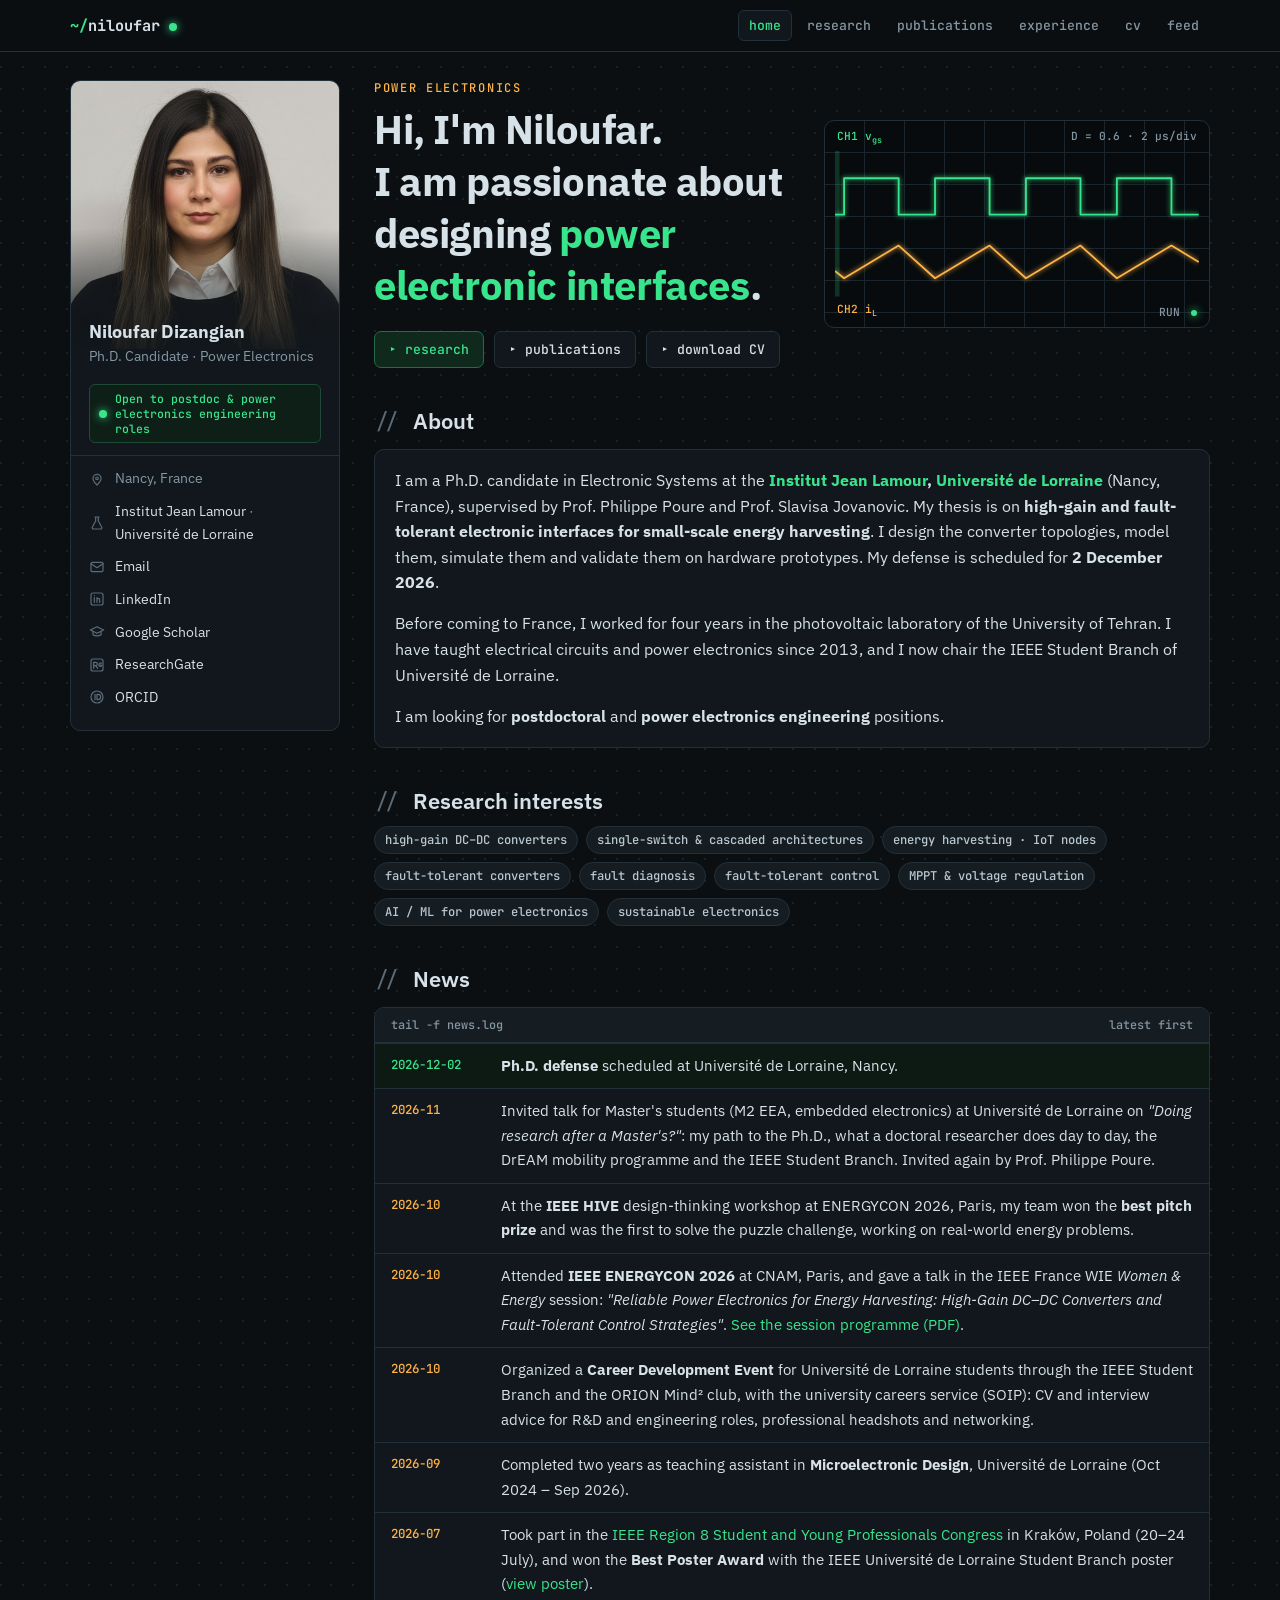
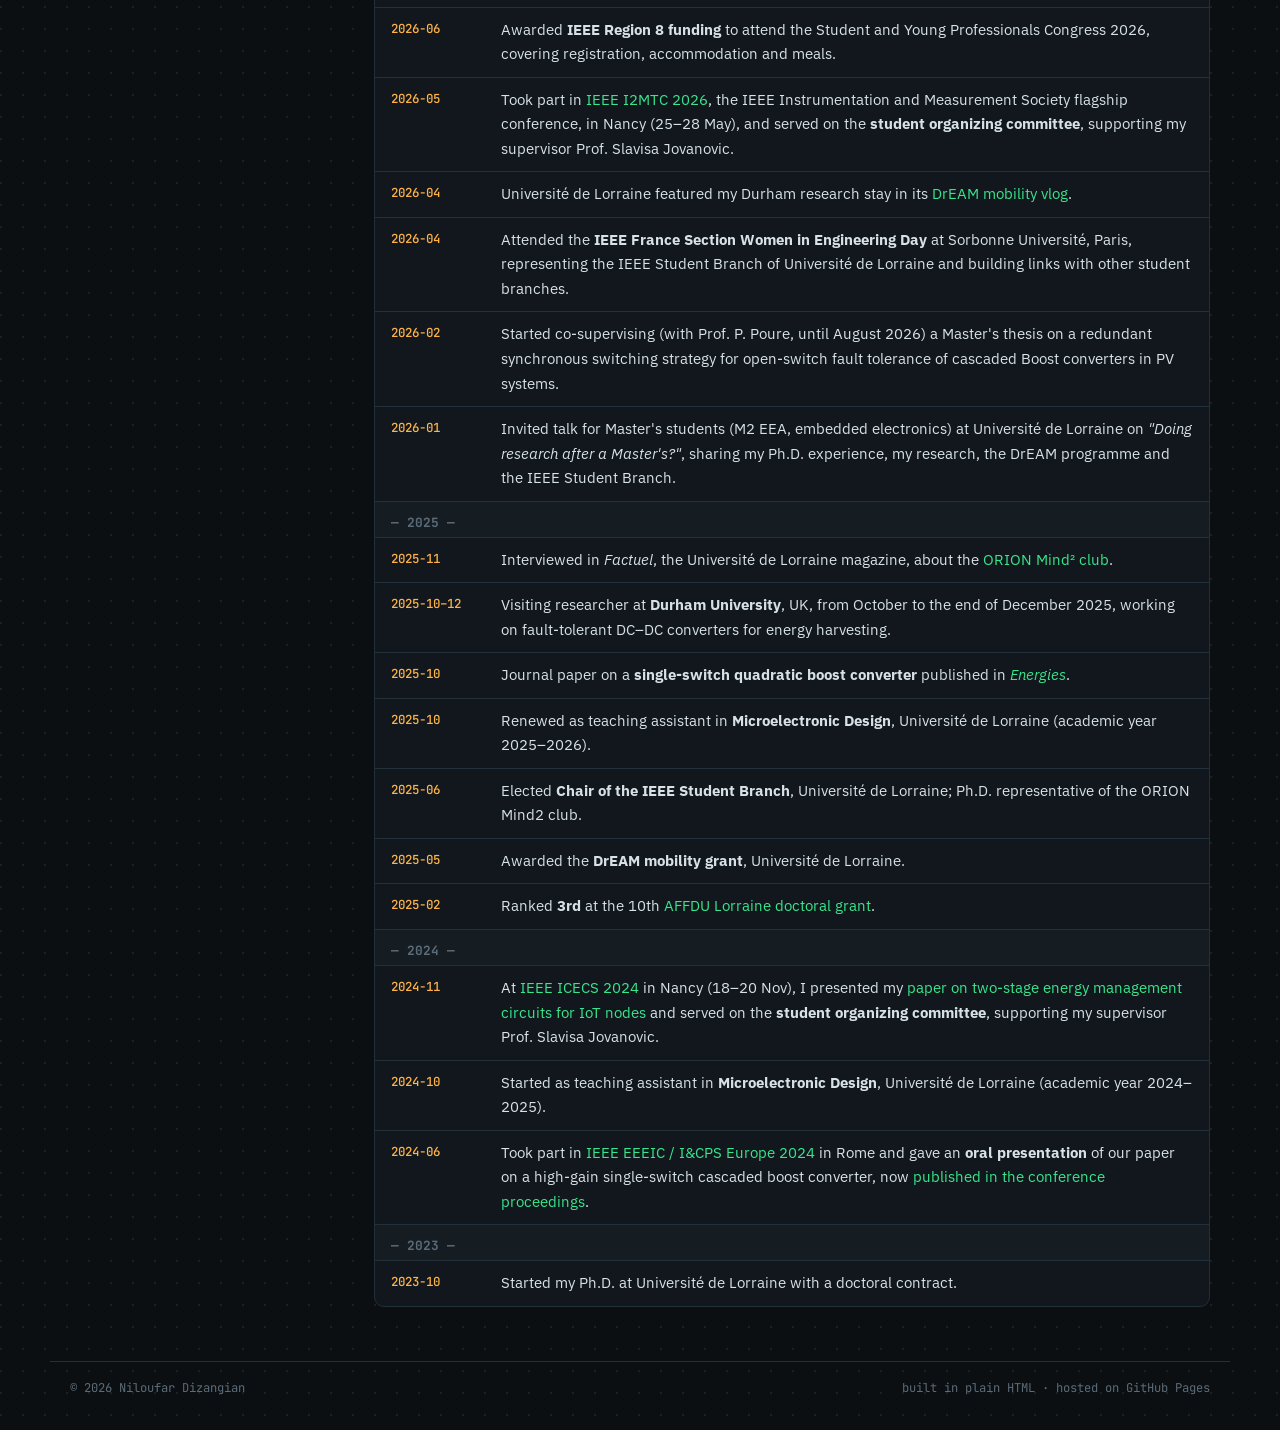
<file: index.html>
<!DOCTYPE html>
<html lang="en">
<head>
<meta charset="utf-8">
<meta name="viewport" content="width=device-width, initial-scale=1">
<title>Niloufar Dizangian · Power Electronics</title>
<meta name="description" content="Niloufar Dizangian, Ph.D. candidate in power electronics at Université de Lorraine: high-gain and fault-tolerant DC–DC converters for energy harvesting.">
<meta property="og:type" content="website">
<meta property="og:site_name" content="Niloufar Dizangian">
<meta property="og:title" content="Niloufar Dizangian · Power Electronics">
<meta property="og:description" content="Ph.D. candidate at Institut Jean Lamour, Université de Lorraine: high-gain and fault-tolerant DC–DC converters for energy harvesting. Research, publications, CV and an interactive converter lab.">
<meta property="og:url" content="https://niloufardz.github.io/">
<meta property="og:image" content="https://niloufardz.github.io/assets/img/og-card.jpg">
<meta property="og:image:width" content="1200">
<meta property="og:image:height" content="627">
<meta property="og:image:alt" content="Niloufar Dizangian, Ph.D. candidate in power electronics">
<meta name="twitter:card" content="summary_large_image">
<link rel="stylesheet" href="css/site.css">
<script src="js/site.js" defer></script>
</head>
<body>
<div class="layout">
  <aside class="side"></aside>

  <main class="content">

    <section class="hero">
      <div>
        <div class="k">Power electronics</div>
        <h1>Hi, I'm Niloufar.<br>I am passionate about designing <span class="accent">power electronic interfaces</span>.</h1>
        <div class="btns">
          <a class="btn primary" href="research.html">▸ research</a>
          <a class="btn" href="publications.html">▸ publications</a>
          <a class="btn" href="cv.html">▸ download CV</a>
        </div>
      </div>

      <figure class="scope" aria-label="Oscilloscope sketch: PWM gate signal and inductor current">
        <span class="lbl ch1" style="left:12px;top:8px">CH1 v<sub>gs</sub></span>
        <span class="lbl ch2" style="left:12px;bottom:8px">CH2 i<sub>L</sub></span>
        <span class="lbl" style="right:12px;top:8px">D = 0.6 · 2 µs/div</span>
        <span class="lbl" style="right:12px;bottom:8px">RUN <i class="led blink" style="width:6px;height:6px;margin-left:4px"></i></span>
        <svg viewBox="0 0 400 160" role="img" aria-hidden="true">
          <path class="trace" stroke="var(--green)" style="color:var(--green)" d="M0 70H10V30H70V70H110V30H170V70H210V30H270V70H310V30H370V70H400"/>
          <path class="trace t2" stroke="var(--orange)" style="color:var(--orange)" d="M0 132L10 140L70 104L110 140L170 104L210 140L270 104L310 140L370 104L400 122"/>
          <line class="sweep" x1="0" y1="0" x2="0" y2="160" stroke="#39e58c" stroke-opacity=".18" stroke-width="10"/>
        </svg>
      </figure>
    </section>

    <h2>About</h2>
    <div class="panel">
      <p>I am a Ph.D. candidate in Electronic Systems at the <b><a href="https://ijl.univ-lorraine.fr/" target="_blank" rel="noopener">Institut Jean Lamour</a>, <a href="https://www.univ-lorraine.fr/" target="_blank" rel="noopener">Université de Lorraine</a></b> (Nancy, France), supervised by Prof. Philippe Poure and Prof. Slavisa Jovanovic. My thesis is on <b>high-gain and fault-tolerant electronic interfaces for small-scale energy harvesting</b>. I design the converter topologies, model them, simulate them and validate them on hardware prototypes. My defense is scheduled for <b>2 December 2026</b>.</p>
      <p>Before coming to France, I worked for four years in the photovoltaic laboratory of the University of Tehran. I have taught electrical circuits and power electronics since 2013, and I now chair the IEEE Student Branch of Université de Lorraine.</p>
      <p style="margin:0">I am looking for <b>postdoctoral</b> and <b>power electronics engineering</b> positions.</p>
    </div>

    <h2>Research interests</h2>
    <div class="chips">
      <span class="chip">high-gain DC–DC converters</span>
      <span class="chip">single-switch &amp; cascaded architectures</span>
      <span class="chip">energy harvesting · IoT nodes</span>
      <span class="chip">fault-tolerant converters</span>
      <span class="chip">fault diagnosis</span>
      <span class="chip">fault-tolerant control</span>
      <span class="chip">MPPT &amp; voltage regulation</span>
      <span class="chip">AI / ML for power electronics</span>
      <span class="chip">sustainable electronics</span>
    </div>

    <h2>News</h2>
    <section class="explorer log" aria-label="News">
      <div class="explorer-head"><span>tail -f news.log</span><span>latest first</span></div>

      <div class="row next"><span class="d">2026-12-02</span><span><b>Ph.D. defense</b> scheduled at Université de Lorraine, Nancy.</span></div>
      <div class="row"><span class="d">2026-11</span><span>Invited talk for Master's students (M2 EEA, embedded electronics) at Université de Lorraine on <i>"Doing research after a Master's?"</i>: my path to the Ph.D., what a doctoral researcher does day to day, the DrEAM mobility programme and the IEEE Student Branch. Invited again by Prof. Philippe Poure.</span></div>
      <div class="row"><span class="d">2026-10</span><span>At the <b>IEEE HIVE</b> design-thinking workshop at ENERGYCON 2026, Paris, my team won the <b>best pitch prize</b> and was the first to solve the puzzle challenge, working on real-world energy problems.</span></div>
      <div class="row"><span class="d">2026-10</span><span>Attended <b>IEEE ENERGYCON 2026</b> at CNAM, Paris, and gave a talk in the IEEE France WIE <i>Women &amp; Energy</i> session: <i>"Reliable Power Electronics for Energy Harvesting: High-Gain DC–DC Converters and Fault-Tolerant Control Strategies"</i>. <a href="files/IEEE_ENERGYCON_2026_Women_and_Energy_Programme.pdf" target="_blank" rel="noopener">See the session programme (PDF)</a>.</span></div>
      <div class="row"><span class="d">2026-10</span><span>Organized a <b>Career Development Event</b> for Université de Lorraine students through the IEEE Student Branch and the ORION Mind² club, with the university careers service (SOIP): CV and interview advice for R&amp;D and engineering roles, professional headshots and networking.</span></div>
      <div class="row"><span class="d">2026-09</span><span>Completed two years as teaching assistant in <b>Microelectronic Design</b>, Université de Lorraine (Oct 2024 – Sep 2026).</span></div>
      <div class="row"><span class="d">2026-07</span><span>Took part in the <a href="https://r8syp-2026.pl/" target="_blank" rel="noopener">IEEE Region 8 Student and Young Professionals Congress</a> in Kraków, Poland (20–24 July), and won the <b>Best Poster Award</b> with the IEEE Université de Lorraine Student Branch poster (<a href="files/Niloufar_Dizangian_Poster_IEEE_R8_SYP_Krakow_2026.pdf" target="_blank" rel="noopener">view poster</a>).</span></div>
      <div class="row"><span class="d">2026-06</span><span>Awarded <b>IEEE Region 8 funding</b> to attend the Student and Young Professionals Congress 2026, covering registration, accommodation and meals.</span></div>
      <div class="row"><span class="d">2026-05</span><span>Took part in <a href="https://i2mtc2026.ieee-ims.org/" target="_blank" rel="noopener">IEEE I2MTC 2026</a>, the IEEE Instrumentation and Measurement Society flagship conference, in Nancy (25–28 May), and served on the <b>student organizing committee</b>, supporting my supervisor Prof. Slavisa Jovanovic.</span></div>
      <div class="row"><span class="d">2026-04</span><span>Université de Lorraine featured my Durham research stay in its <a href="feed.html">DrEAM mobility vlog</a>.</span></div>
      <div class="row"><span class="d">2026-04</span><span>Attended the <b>IEEE France Section Women in Engineering Day</b> at Sorbonne Université, Paris, representing the IEEE Student Branch of Université de Lorraine and building links with other student branches.</span></div>
      <div class="row"><span class="d">2026-02</span><span>Started co-supervising (with Prof. P. Poure, until August 2026) a Master's thesis on a redundant synchronous switching strategy for open-switch fault tolerance of cascaded Boost converters in PV systems.</span></div>
      <div class="row"><span class="d">2026-01</span><span>Invited talk for Master's students (M2 EEA, embedded electronics) at Université de Lorraine on <i>"Doing research after a Master's?"</i>, sharing my Ph.D. experience, my research, the DrEAM programme and the IEEE Student Branch.</span></div>

      <div class="year">— 2025 —</div>
      <div class="row"><span class="d">2025-11</span><span>Interviewed in <i>Factuel</i>, the Université de Lorraine magazine, about the <a href="feed.html">ORION Mind² club</a>.</span></div>
      <div class="row"><span class="d">2025-10–12</span><span>Visiting researcher at <b>Durham University</b>, UK, from October to the end of December 2025, working on fault-tolerant DC–DC converters for energy harvesting.</span></div>
      <div class="row"><span class="d">2025-10</span><span>Journal paper on a <b>single-switch quadratic boost converter</b> published in <a href="https://doi.org/10.3390/en18205447" target="_blank" rel="noopener"><i>Energies</i></a>.</span></div>
      <div class="row"><span class="d">2025-10</span><span>Renewed as teaching assistant in <b>Microelectronic Design</b>, Université de Lorraine (academic year 2025–2026).</span></div>
      <div class="row"><span class="d">2025-06</span><span>Elected <b>Chair of the IEEE Student Branch</b>, Université de Lorraine; Ph.D. representative of the ORION Mind2 club.</span></div>
      <div class="row"><span class="d">2025-05</span><span>Awarded the <b>DrEAM mobility grant</b>, Université de Lorraine.</span></div>
      <div class="row"><span class="d">2025-02</span><span>Ranked <b>3rd</b> at the 10th <a href="https://www.affdu-lorraine.fr/bourses-doctorantes/" target="_blank" rel="noopener">AFFDU Lorraine doctoral grant</a>.</span></div>

      <div class="year">— 2024 —</div>
      <div class="row"><span class="d">2024-11</span><span>At <a href="https://ieee-icecs2024.org/" target="_blank" rel="noopener">IEEE ICECS 2024</a> in Nancy (18–20 Nov), I presented my <a href="https://doi.org/10.1109/ICECS61496.2024.10848894" target="_blank" rel="noopener">paper on two-stage energy management circuits for IoT nodes</a> and served on the <b>student organizing committee</b>, supporting my supervisor Prof. Slavisa Jovanovic.</span></div>
      <div class="row"><span class="d">2024-10</span><span>Started as teaching assistant in <b>Microelectronic Design</b>, Université de Lorraine (academic year 2024–2025).</span></div>
      <div class="row"><span class="d">2024-06</span><span>Took part in <a href="https://www.eeeic.net/" target="_blank" rel="noopener">IEEE EEEIC / I&amp;CPS Europe 2024</a> in Rome and gave an <b>oral presentation</b> of our paper on a high-gain single-switch cascaded boost converter, now <a href="https://doi.org/10.1109/EEEIC/ICPSEurope61470.2024.10751535" target="_blank" rel="noopener">published in the conference proceedings</a>.</span></div>

      <div class="year">— 2023 —</div>
      <div class="row"><span class="d">2023-10</span><span>Started my Ph.D. at Université de Lorraine with a doctoral contract.</span></div>
    </section>

  </main>
</div>
</body>
</html>
</file>
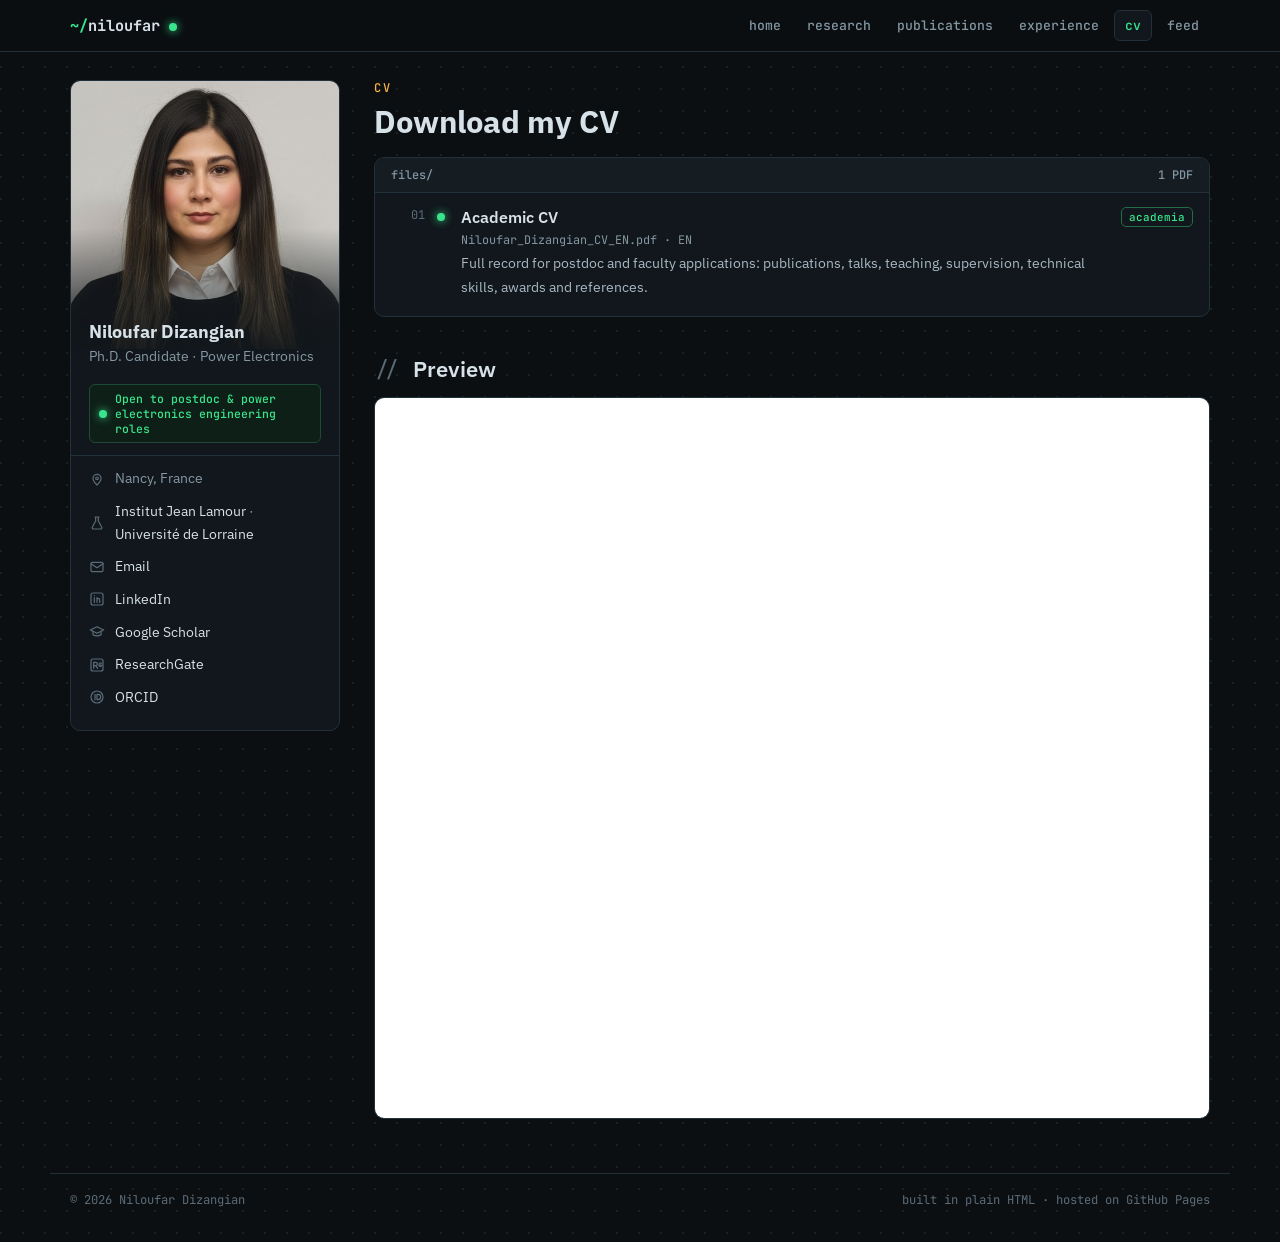
<file: cv.html>
<!DOCTYPE html>
<html lang="en">
<head>
<meta charset="utf-8">
<meta name="viewport" content="width=device-width, initial-scale=1">
<title>CV · Niloufar Dizangian</title>
<meta name="description" content="Download the CV of Niloufar Dizangian, Ph.D. candidate in power electronics at Université de Lorraine.">
<meta property="og:type" content="website">
<meta property="og:site_name" content="Niloufar Dizangian">
<meta property="og:title" content="CV · Niloufar Dizangian">
<meta property="og:description" content="Download the CV of Niloufar Dizangian, Ph.D. candidate in power electronics at Université de Lorraine.">
<meta property="og:url" content="https://niloufardz.github.io/cv.html">
<meta property="og:image" content="https://niloufardz.github.io/assets/img/og-card.jpg">
<meta property="og:image:width" content="1200">
<meta property="og:image:height" content="627">
<meta name="twitter:card" content="summary_large_image">
<link rel="stylesheet" href="css/site.css">
<script src="js/site.js" defer></script>
</head>
<body>
<div class="layout">
  <aside class="side"></aside>

  <main class="content">
    <div class="k">cv</div>
    <h1>Download my CV</h1>
    <section class="explorer">
      <div class="explorer-head"><span>files/</span><span>1 PDF</span></div>
      <a class="file-row" href="files/Niloufar_Dizangian_CV_EN.pdf" target="_blank">
        <span class="ln">01</span><i class="led"></i>
        <span><span class="name">Academic CV</span><span class="path">Niloufar_Dizangian_CV_EN.pdf · EN</span>
        <span class="desc">Full record for postdoc and faculty applications: publications, talks, teaching, supervision, technical skills, awards and references.</span></span>
        <span class="tag g">academia</span>
      </a>
      <div style="height:6px"></div>
    </section>

    <h2>Preview</h2>
    <div class="panel" style="padding:0;overflow:hidden">
      <iframe id="pdf" src="files/Niloufar_Dizangian_CV_EN.pdf" title="CV preview" style="width:100%;height:80vh;border:0;background:#fff;display:block"></iframe>
    </div>
  </main>
</div>
</body>
</html>
</file>
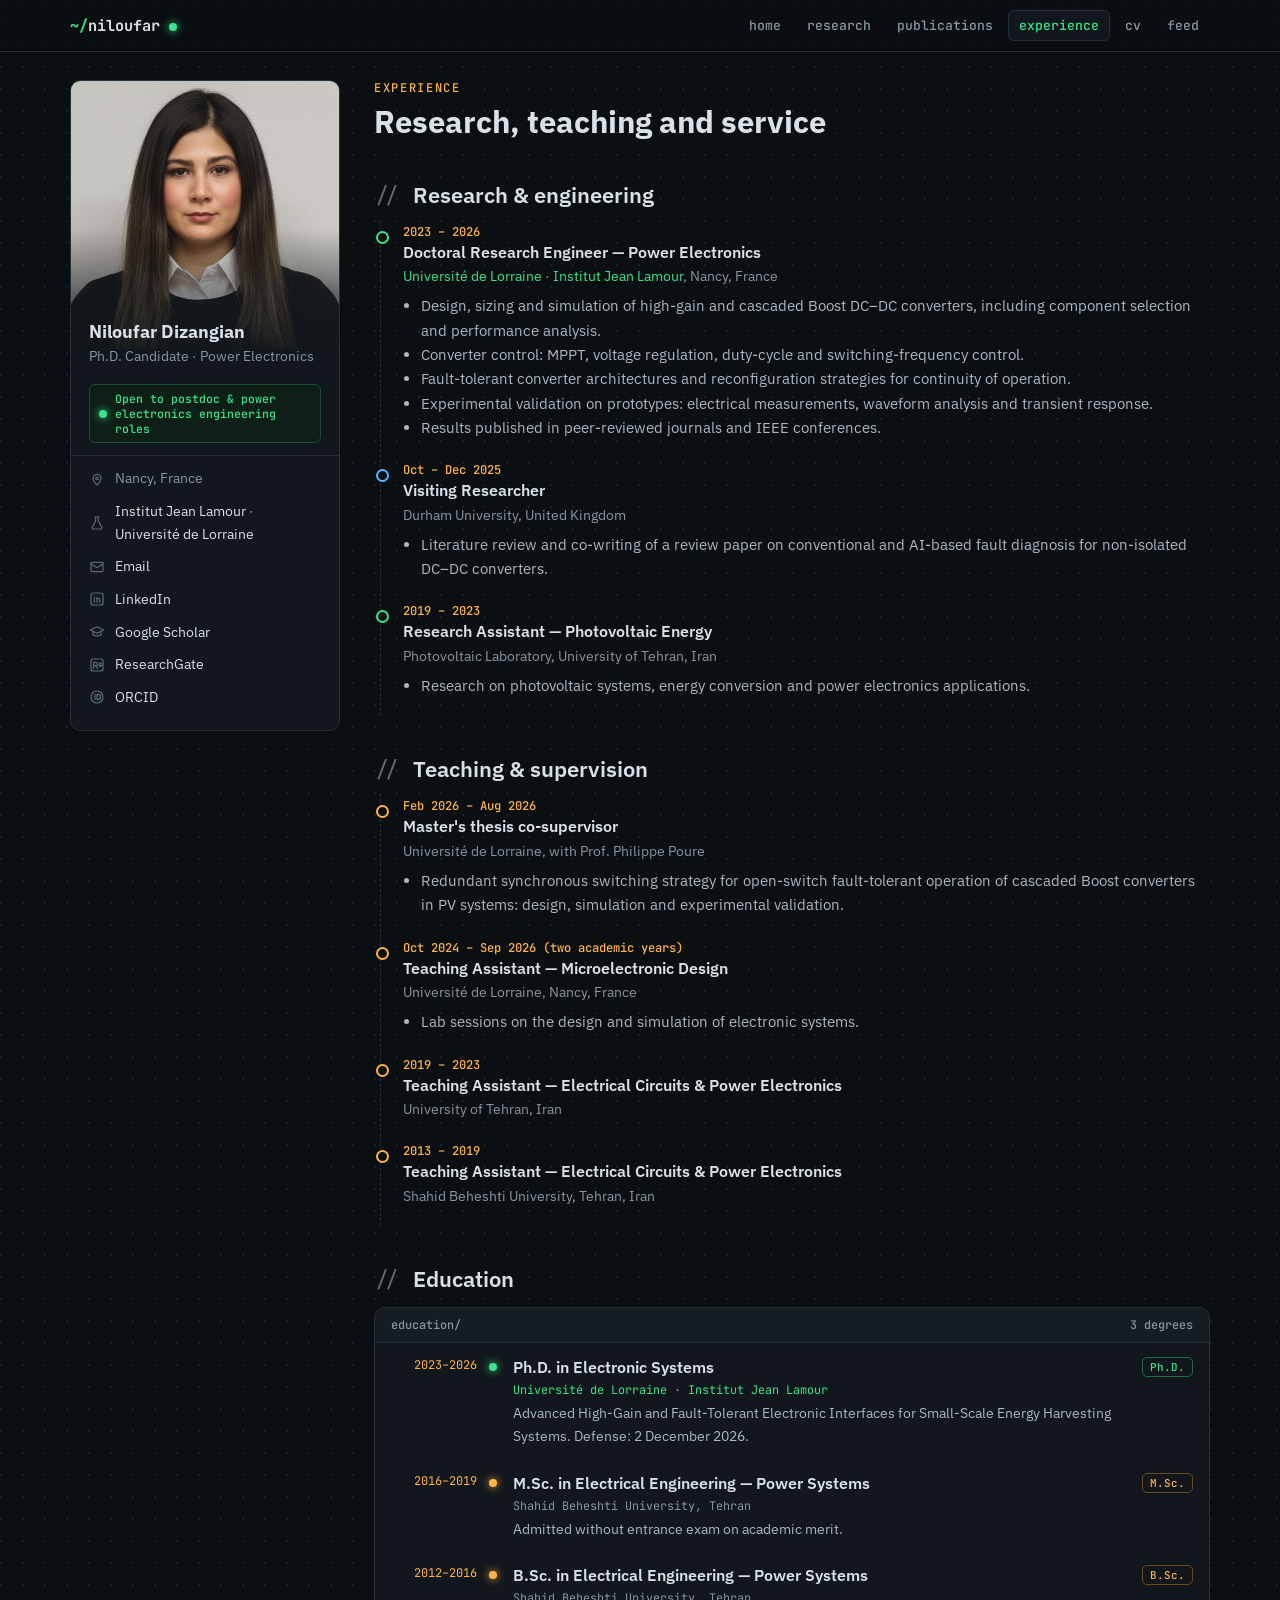
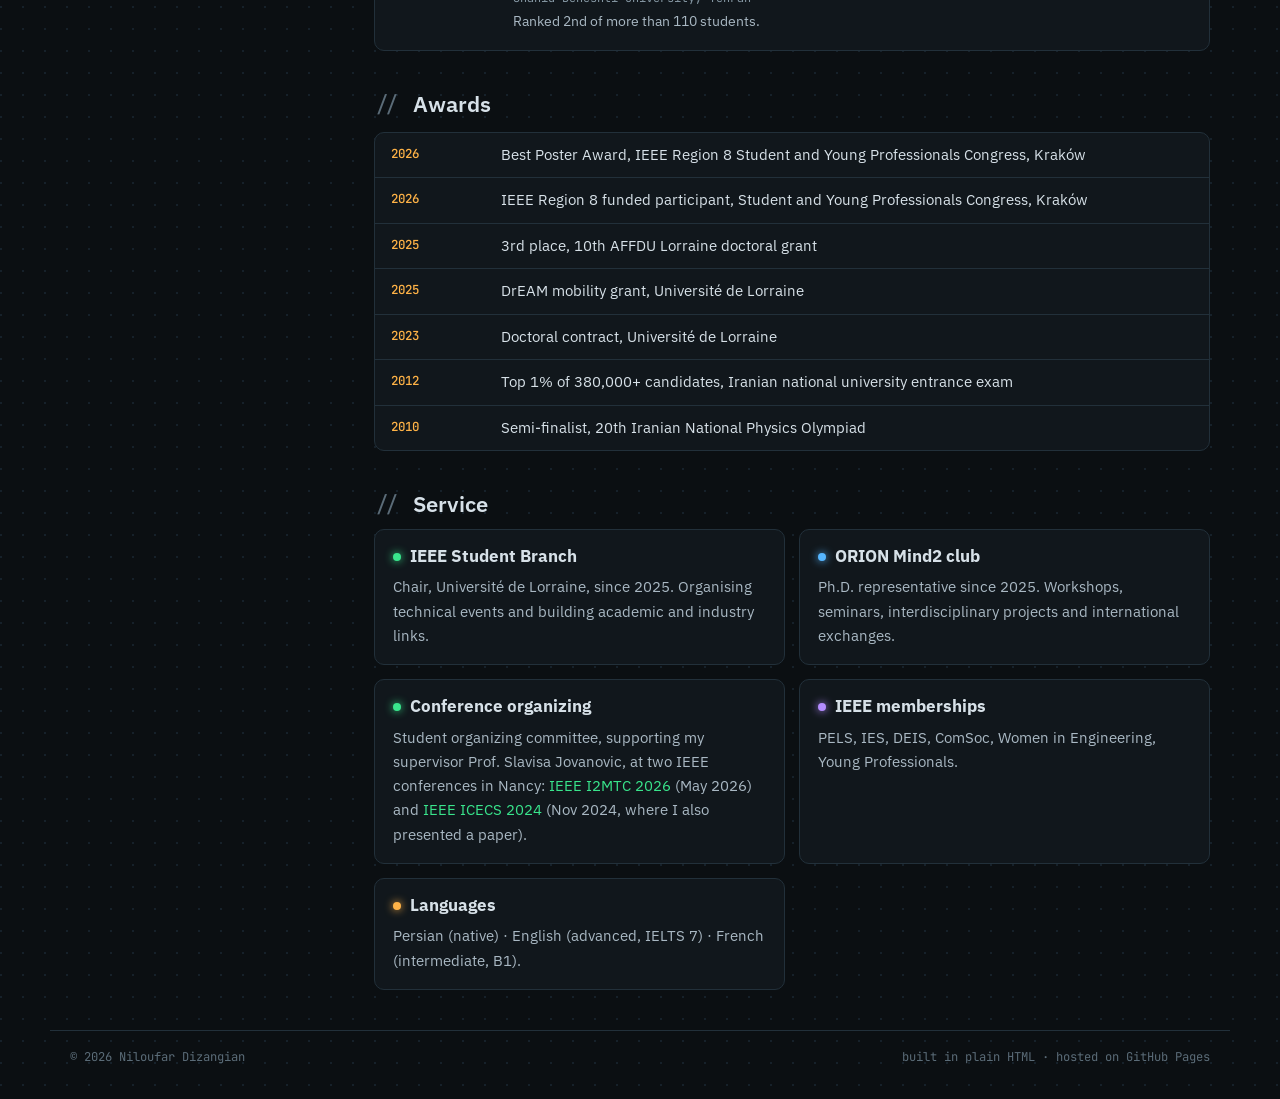
<file: experience.html>
<!DOCTYPE html>
<html lang="en">
<head>
<meta charset="utf-8">
<meta name="viewport" content="width=device-width, initial-scale=1">
<title>Experience · Niloufar Dizangian</title>
<meta name="description" content="Research, teaching and service of Niloufar Dizangian: Ph.D. research, visiting research at Durham University, teaching, supervision and IEEE Student Branch leadership.">
<meta property="og:type" content="website">
<meta property="og:site_name" content="Niloufar Dizangian">
<meta property="og:title" content="Experience · Niloufar Dizangian">
<meta property="og:description" content="Research, teaching and service of Niloufar Dizangian: Ph.D. research, visiting research at Durham University, teaching, supervision and IEEE Student Branch leadership.">
<meta property="og:url" content="https://niloufardz.github.io/experience.html">
<meta property="og:image" content="https://niloufardz.github.io/assets/img/og-card.jpg">
<meta property="og:image:width" content="1200">
<meta property="og:image:height" content="627">
<meta name="twitter:card" content="summary_large_image">
<link rel="stylesheet" href="css/site.css">
<script src="js/site.js" defer></script>
</head>
<body>
<div class="layout">
  <aside class="side"></aside>

  <main class="content">
    <div class="k">experience</div>
    <h1>Research, teaching and service</h1>

    <h2>Research &amp; engineering</h2>
    <div class="tl">
      <div class="item">
        <div class="when">2023 – 2026</div>
        <div class="t">Doctoral Research Engineer — Power Electronics</div>
        <div class="at"><a href="https://www.univ-lorraine.fr/" target="_blank" rel="noopener">Université de Lorraine</a> · <a href="https://ijl.univ-lorraine.fr/" target="_blank" rel="noopener">Institut Jean Lamour</a>, Nancy, France</div>
        <ul>
          <li>Design, sizing and simulation of high-gain and cascaded Boost DC–DC converters, including component selection and performance analysis.</li>
          <li>Converter control: MPPT, voltage regulation, duty-cycle and switching-frequency control.</li>
          <li>Fault-tolerant converter architectures and reconfiguration strategies for continuity of operation.</li>
          <li>Experimental validation on prototypes: electrical measurements, waveform analysis and transient response.</li>
          <li>Results published in peer-reviewed journals and IEEE conferences.</li>
        </ul>
      </div>
      <div class="item blue">
        <div class="when">Oct – Dec 2025</div>
        <div class="t">Visiting Researcher</div>
        <div class="at">Durham University, United Kingdom</div>
        <ul><li>Literature review and co-writing of a review paper on conventional and AI-based fault diagnosis for non-isolated DC–DC converters.</li></ul>
      </div>
      <div class="item">
        <div class="when">2019 – 2023</div>
        <div class="t">Research Assistant — Photovoltaic Energy</div>
        <div class="at">Photovoltaic Laboratory, University of Tehran, Iran</div>
        <ul><li>Research on photovoltaic systems, energy conversion and power electronics applications.</li></ul>
      </div>
    </div>

    <h2>Teaching &amp; supervision</h2>
    <div class="tl">
      <div class="item amber">
        <div class="when">Feb 2026 – Aug 2026</div>
        <div class="t">Master's thesis co-supervisor</div>
        <div class="at">Université de Lorraine, with Prof. Philippe Poure</div>
        <ul><li>Redundant synchronous switching strategy for open-switch fault-tolerant operation of cascaded Boost converters in PV systems: design, simulation and experimental validation.</li></ul>
      </div>
      <div class="item amber">
        <div class="when">Oct 2024 – Sep 2026 (two academic years)</div>
        <div class="t">Teaching Assistant — Microelectronic Design</div>
        <div class="at">Université de Lorraine, Nancy, France</div>
        <ul><li>Lab sessions on the design and simulation of electronic systems.</li></ul>
      </div>
      <div class="item amber">
        <div class="when">2019 – 2023</div>
        <div class="t">Teaching Assistant — Electrical Circuits &amp; Power Electronics</div>
        <div class="at">University of Tehran, Iran</div>
      </div>
      <div class="item amber">
        <div class="when">2013 – 2019</div>
        <div class="t">Teaching Assistant — Electrical Circuits &amp; Power Electronics</div>
        <div class="at">Shahid Beheshti University, Tehran, Iran</div>
      </div>
    </div>

    <h2>Education</h2>
    <section class="explorer edu">
      <div class="explorer-head"><span>education/</span><span>3 degrees</span></div>
      <div class="file-row"><span class="ln">2023–2026</span><i class="led"></i>
        <span><span class="name">Ph.D. in Electronic Systems</span><span class="path"><a href="https://www.univ-lorraine.fr/" target="_blank" rel="noopener">Université de Lorraine</a> · <a href="https://ijl.univ-lorraine.fr/" target="_blank" rel="noopener">Institut Jean Lamour</a></span>
        <span class="desc">Advanced High-Gain and Fault-Tolerant Electronic Interfaces for Small-Scale Energy Harvesting Systems. Defense: 2 December 2026.</span></span><span class="tag g">Ph.D.</span></div>
      <div class="file-row"><span class="ln">2016–2019</span><i class="led amber"></i>
        <span><span class="name">M.Sc. in Electrical Engineering — Power Systems</span><span class="path">Shahid Beheshti University, Tehran</span>
        <span class="desc">Admitted without entrance exam on academic merit.</span></span><span class="tag o">M.Sc.</span></div>
      <div class="file-row"><span class="ln">2012–2016</span><i class="led amber"></i>
        <span><span class="name">B.Sc. in Electrical Engineering — Power Systems</span><span class="path">Shahid Beheshti University, Tehran</span>
        <span class="desc">Ranked 2nd of more than 110 students.</span></span><span class="tag o">B.Sc.</span></div>
      <div style="height:6px"></div>
    </section>

    <h2>Awards</h2>
    <section class="explorer log">
      <div class="row"><span class="d">2026</span><span>Best Poster Award, IEEE Region 8 Student and Young Professionals Congress, Kraków</span></div>
      <div class="row"><span class="d">2026</span><span>IEEE Region 8 funded participant, Student and Young Professionals Congress, Kraków</span></div>
      <div class="row"><span class="d">2025</span><span>3rd place, 10th AFFDU Lorraine doctoral grant</span></div>
      <div class="row"><span class="d">2025</span><span>DrEAM mobility grant, Université de Lorraine</span></div>
      <div class="row"><span class="d">2023</span><span>Doctoral contract, Université de Lorraine</span></div>
      <div class="row"><span class="d">2012</span><span>Top 1% of 380,000+ candidates, Iranian national university entrance exam</span></div>
      <div class="row"><span class="d">2010</span><span>Semi-finalist, 20th Iranian National Physics Olympiad</span></div>
    </section>

    <h2>Service</h2>
    <div class="grid2">
      <div class="card"><h3><i class="led blink"></i>IEEE Student Branch</h3><p>Chair, Université de Lorraine, since 2025. Organising technical events and building academic and industry links.</p></div>
      <div class="card"><h3><i class="led blue"></i>ORION Mind2 club</h3><p>Ph.D. representative since 2025. Workshops, seminars, interdisciplinary projects and international exchanges.</p></div>
      <div class="card"><h3><i class="led"></i>Conference organizing</h3><p>Student organizing committee, supporting my supervisor Prof. Slavisa Jovanovic, at two IEEE conferences in Nancy: <a href="https://i2mtc2026.ieee-ims.org/" target="_blank" rel="noopener">IEEE I2MTC 2026</a> (May 2026) and <a href="https://ieee-icecs2024.org/" target="_blank" rel="noopener">IEEE ICECS 2024</a> (Nov 2024, where I also presented a paper).</p></div>
      <div class="card"><h3><i class="led purple"></i>IEEE memberships</h3><p>PELS, IES, DEIS, ComSoc, Women in Engineering, Young Professionals.</p></div>
      <div class="card"><h3><i class="led amber"></i>Languages</h3><p>Persian (native) · English (advanced, IELTS 7) · French (intermediate, B1).</p></div>
    </div>
  </main>
</div>
</body>
</html>
</file>
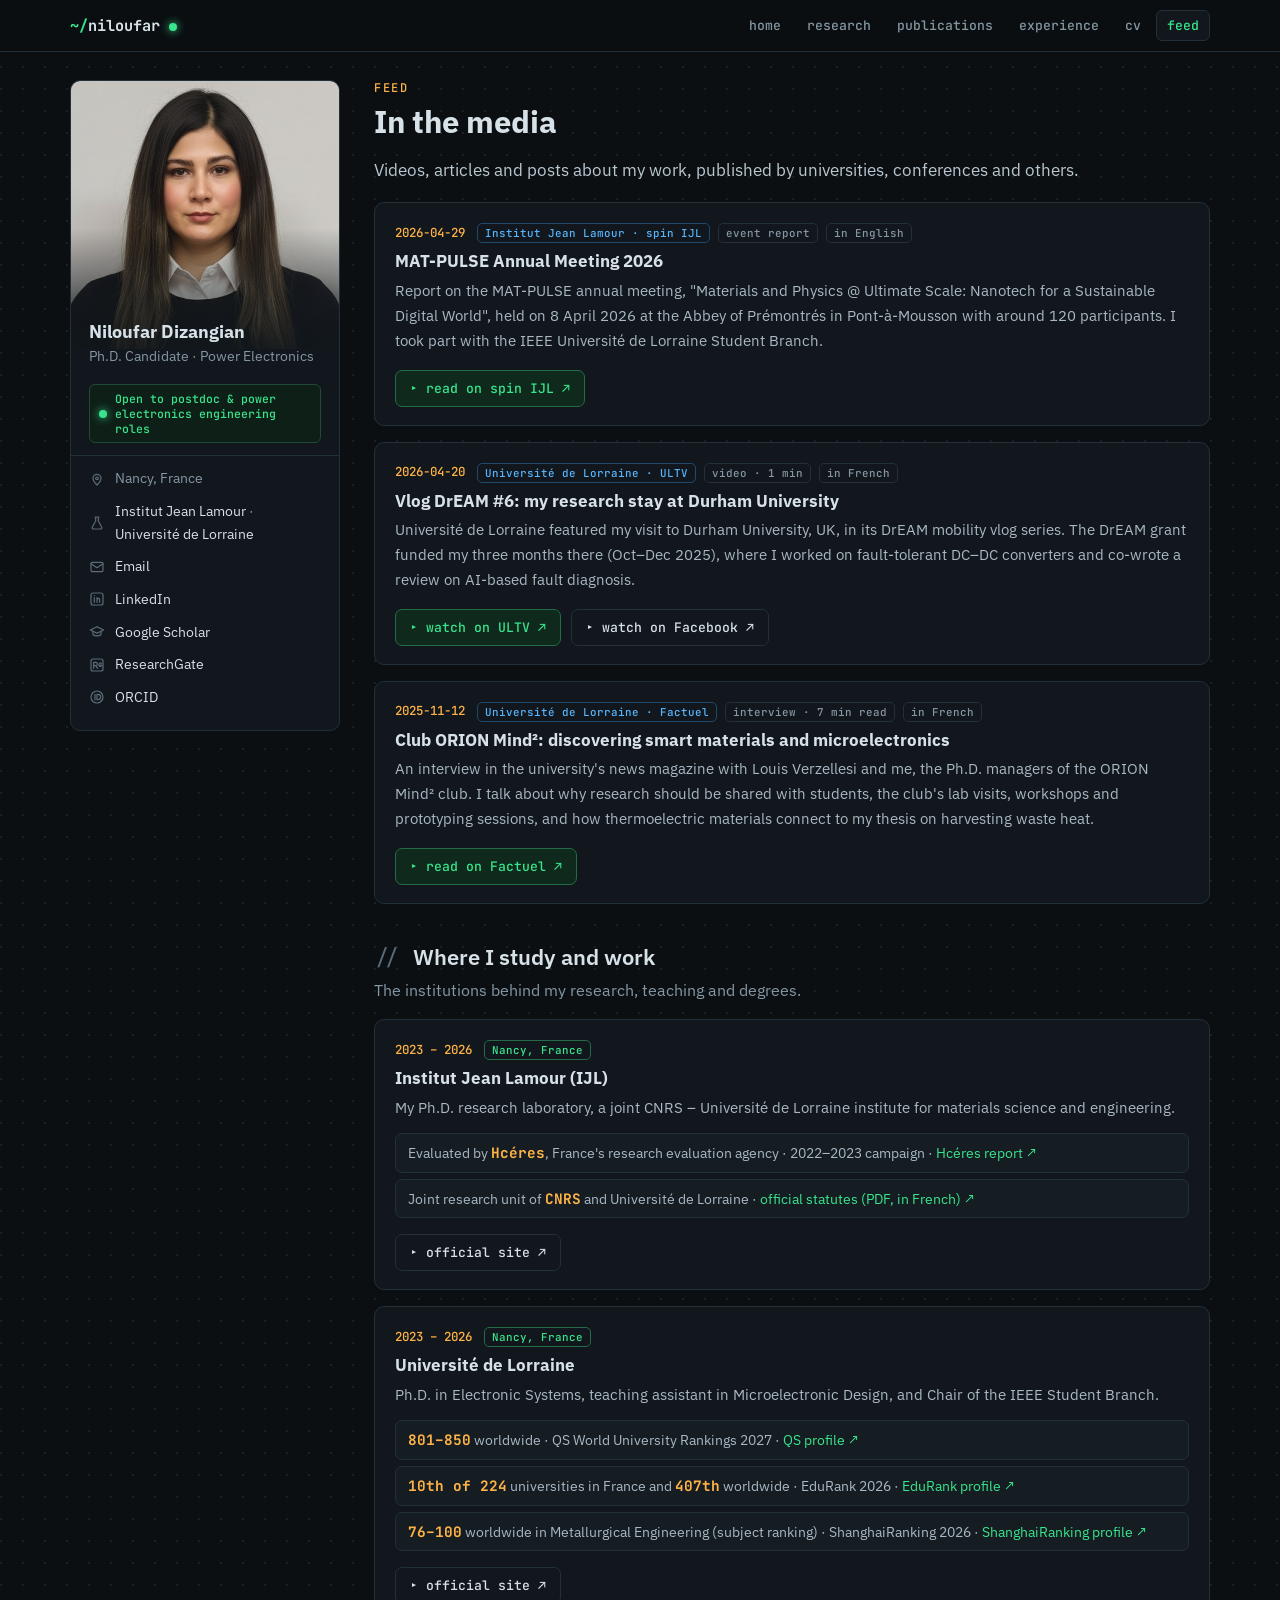
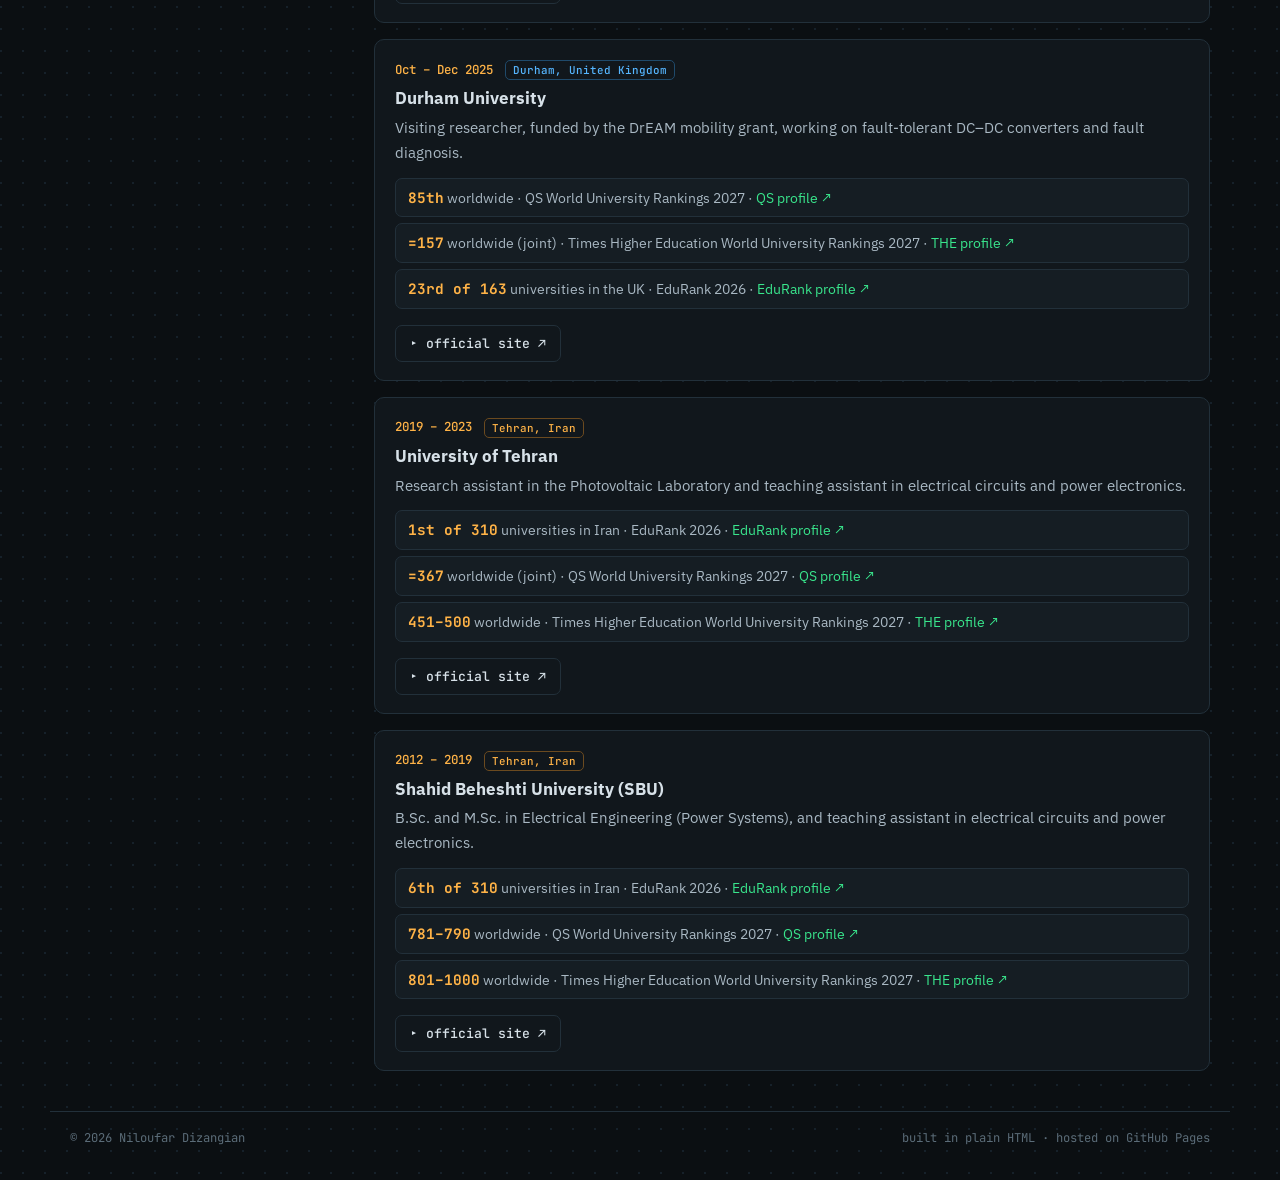
<file: feed.html>
<!DOCTYPE html>
<html lang="en">
<head>
<meta charset="utf-8">
<meta name="viewport" content="width=device-width, initial-scale=1">
<title>Feed · Niloufar Dizangian</title>
<meta name="description" content="Videos, articles and posts about Niloufar Dizangian and her research.">
<meta property="og:type" content="website">
<meta property="og:site_name" content="Niloufar Dizangian">
<meta property="og:title" content="Feed · Niloufar Dizangian">
<meta property="og:description" content="Videos, articles and posts about Niloufar Dizangian and her research.">
<meta property="og:url" content="https://niloufardz.github.io/feed.html">
<meta property="og:image" content="https://niloufardz.github.io/assets/img/og-card.jpg">
<meta property="og:image:width" content="1200">
<meta property="og:image:height" content="627">
<meta name="twitter:card" content="summary_large_image">
<link rel="stylesheet" href="css/site.css">
<script src="js/site.js" defer></script>
</head>
<body>
<div class="layout">
  <aside class="side"></aside>

  <main class="content">
    <div class="k">feed</div>
    <h1>In the media</h1>
    <p class="lead">Videos, articles and posts about my work, published by universities, conferences and others.</p>

    <!--
      TO ADD A NEW ITEM: copy one <article class="feed-item">…</article> block,
      paste it at the TOP of the list (newest first), and change the date,
      source, title, text and links.
    -->
    <section class="feed" aria-label="Media feed">

      <article class="feed-item">
        <div class="feed-meta">
          <span class="d">2026-04-29</span>
          <span class="tag b">Institut Jean Lamour · spin IJL</span>
          <span class="tag">event report</span>
          <span class="tag">in English</span>
        </div>
        <h3>MAT-PULSE Annual Meeting 2026</h3>
        <p>Report on the MAT-PULSE annual meeting, "Materials and Physics @ Ultimate Scale: Nanotech for a Sustainable Digital World", held on 8 April 2026 at the Abbey of Prémontrés in Pont-à-Mousson with around 120 participants. I took part with the IEEE Université de Lorraine Student Branch.</p>
        <div class="btns">
          <a class="btn primary" href="https://spin.ijl.cnrs.fr/2026/04/29/mat-pulse-annual-meeting-2026/" target="_blank" rel="noopener">▸ read on spin IJL ↗</a>
        </div>
      </article>

      <article class="feed-item">
        <div class="feed-meta">
          <span class="d">2026-04-20</span>
          <span class="tag b">Université de Lorraine · ULTV</span>
          <span class="tag">video · 1 min</span>
          <span class="tag">in French</span>
        </div>
        <h3>Vlog DrEAM #6: my research stay at Durham University</h3>
        <p>Université de Lorraine featured my visit to Durham University, UK, in its DrEAM mobility vlog series. The DrEAM grant funded my three months there (Oct–Dec 2025), where I worked on fault-tolerant DC–DC converters and co-wrote a review on AI-based fault diagnosis.</p>
        <div class="btns">
          <a class="btn primary" href="https://ultv.univ-lorraine.fr/video/23821-vlog-dream-6mp4/" target="_blank" rel="noopener">▸ watch on ULTV ↗</a>
          <a class="btn" href="https://www.facebook.com/share/r/1XHQ6e3f6a/" target="_blank" rel="noopener">▸ watch on Facebook ↗</a>
        </div>
      </article>

      <article class="feed-item">
        <div class="feed-meta">
          <span class="d">2025-11-12</span>
          <span class="tag b">Université de Lorraine · Factuel</span>
          <span class="tag">interview · 7 min read</span>
          <span class="tag">in French</span>
        </div>
        <h3>Club ORION Mind²: discovering smart materials and microelectronics</h3>
        <p>An interview in the university's news magazine with Louis Verzellesi and me, the Ph.D. managers of the ORION Mind² club. I talk about why research should be shared with students, the club's lab visits, workshops and prototyping sessions, and how thermoelectric materials connect to my thesis on harvesting waste heat.</p>
        <div class="btns">
          <a class="btn primary" href="https://factuel.univ-lorraine.fr/article/club-orion-mind2-decouverte/" target="_blank" rel="noopener">▸ read on Factuel ↗</a>
        </div>
      </article>

    </section>

    <h2>Where I study and work</h2>
    <p class="muted" style="margin-top:-.2em">The institutions behind my research, teaching and degrees.</p>
    <section class="feed" aria-label="Institutions">

      <article class="feed-item inst">
        <div class="feed-meta"><span class="d">2023 – 2026</span><span class="tag g">Nancy, France</span></div>
        <h3>Institut Jean Lamour (IJL)</h3>
        <p>My Ph.D. research laboratory, a joint CNRS – Université de Lorraine institute for materials science and engineering.</p>
        <ul class="ranks">
          <li>Evaluated by <b>Hcéres</b>, France's research evaluation agency · 2022–2023 campaign · <a href="https://www.hceres.fr/en/rechercher-une-publication/ijl-institut-jean-lamour-1" target="_blank" rel="noopener">Hcéres report ↗</a></li>
          <li>Joint research unit of <b>CNRS</b> and Université de Lorraine · <a href="https://www.univ-lorraine.fr/raa/wp-content/uploads/sites/6/2024/06/annexe-08-creation-statuts-de-ijl-institut-jean-lamour-.pdf" target="_blank" rel="noopener">official statutes (PDF, in French) ↗</a></li>
        </ul>
        <div class="btns"><a class="btn" href="https://ijl.univ-lorraine.fr/" target="_blank" rel="noopener">▸ official site ↗</a></div>
      </article>

      <article class="feed-item inst">
        <div class="feed-meta"><span class="d">2023 – 2026</span><span class="tag g">Nancy, France</span></div>
        <h3>Université de Lorraine</h3>
        <p>Ph.D. in Electronic Systems, teaching assistant in Microelectronic Design, and Chair of the IEEE Student Branch.</p>
        <ul class="ranks">
          <li><b>801–850</b> worldwide · QS World University Rankings 2027 · <a href="https://www.topuniversities.com/universities/universite-de-lorraine" target="_blank" rel="noopener">QS profile ↗</a></li>
          <li><b>10th of 224</b> universities in France and <b>407th</b> worldwide · EduRank 2026 · <a href="https://edurank.org/uni/university-of-lorraine/rankings/" target="_blank" rel="noopener">EduRank profile ↗</a></li>
          <li><b>76–100</b> worldwide in Metallurgical Engineering (subject ranking) · ShanghaiRanking 2026 · <a href="https://www.shanghairanking.com/universities/university-of-lorraine" target="_blank" rel="noopener">ShanghaiRanking profile ↗</a></li>
        </ul>
        <div class="btns"><a class="btn" href="https://www.univ-lorraine.fr/" target="_blank" rel="noopener">▸ official site ↗</a></div>
      </article>

      <article class="feed-item inst">
        <div class="feed-meta"><span class="d">Oct – Dec 2025</span><span class="tag b">Durham, United Kingdom</span></div>
        <h3>Durham University</h3>
        <p>Visiting researcher, funded by the DrEAM mobility grant, working on fault-tolerant DC–DC converters and fault diagnosis.</p>
        <ul class="ranks">
          <li><b>85th</b> worldwide · QS World University Rankings 2027 · <a href="https://www.topuniversities.com/universities/durham-university" target="_blank" rel="noopener">QS profile ↗</a></li>
          <li><b>=157</b> worldwide (joint) · Times Higher Education World University Rankings 2027 · <a href="https://www.timeshighereducation.com/world-university-rankings/durham-university" target="_blank" rel="noopener">THE profile ↗</a></li>
          <li><b>23rd of 163</b> universities in the UK · EduRank 2026 · <a href="https://edurank.org/uni/durham-university/rankings/" target="_blank" rel="noopener">EduRank profile ↗</a></li>
        </ul>
        <div class="btns"><a class="btn" href="https://www.durham.ac.uk/" target="_blank" rel="noopener">▸ official site ↗</a></div>
      </article>

      <article class="feed-item inst">
        <div class="feed-meta"><span class="d">2019 – 2023</span><span class="tag o">Tehran, Iran</span></div>
        <h3>University of Tehran</h3>
        <p>Research assistant in the Photovoltaic Laboratory and teaching assistant in electrical circuits and power electronics.</p>
        <ul class="ranks">
          <li><b>1st of 310</b> universities in Iran · EduRank 2026 · <a href="https://edurank.org/uni/university-of-tehran/rankings/" target="_blank" rel="noopener">EduRank profile ↗</a></li>
          <li><b>=367</b> worldwide (joint) · QS World University Rankings 2027 · <a href="https://www.topuniversities.com/universities/university-tehran" target="_blank" rel="noopener">QS profile ↗</a></li>
          <li><b>451–500</b> worldwide · Times Higher Education World University Rankings 2027 · <a href="https://www.timeshighereducation.com/world-university-rankings/university-tehran" target="_blank" rel="noopener">THE profile ↗</a></li>
        </ul>
        <div class="btns"><a class="btn" href="https://ut.ac.ir/en" target="_blank" rel="noopener">▸ official site ↗</a></div>
      </article>

      <article class="feed-item inst">
        <div class="feed-meta"><span class="d">2012 – 2019</span><span class="tag o">Tehran, Iran</span></div>
        <h3>Shahid Beheshti University (SBU)</h3>
        <p>B.Sc. and M.Sc. in Electrical Engineering (Power Systems), and teaching assistant in electrical circuits and power electronics.</p>
        <ul class="ranks">
          <li><b>6th of 310</b> universities in Iran · EduRank 2026 · <a href="https://edurank.org/uni/shahid-beheshti-university/rankings/" target="_blank" rel="noopener">EduRank profile ↗</a></li>
          <li><b>781–790</b> worldwide · QS World University Rankings 2027 · <a href="https://www.topuniversities.com/universities/shahid-beheshti-university-sbu" target="_blank" rel="noopener">QS profile ↗</a></li>
          <li><b>801–1000</b> worldwide · Times Higher Education World University Rankings 2027 · <a href="https://www.timeshighereducation.com/world-university-rankings/shahid-beheshti-university" target="_blank" rel="noopener">THE profile ↗</a></li>
        </ul>
        <div class="btns"><a class="btn" href="https://www.sbu.ac.ir/" target="_blank" rel="noopener">▸ official site ↗</a></div>
      </article>

    </section>
  </main>
</div>
</body>
</html>
</file>
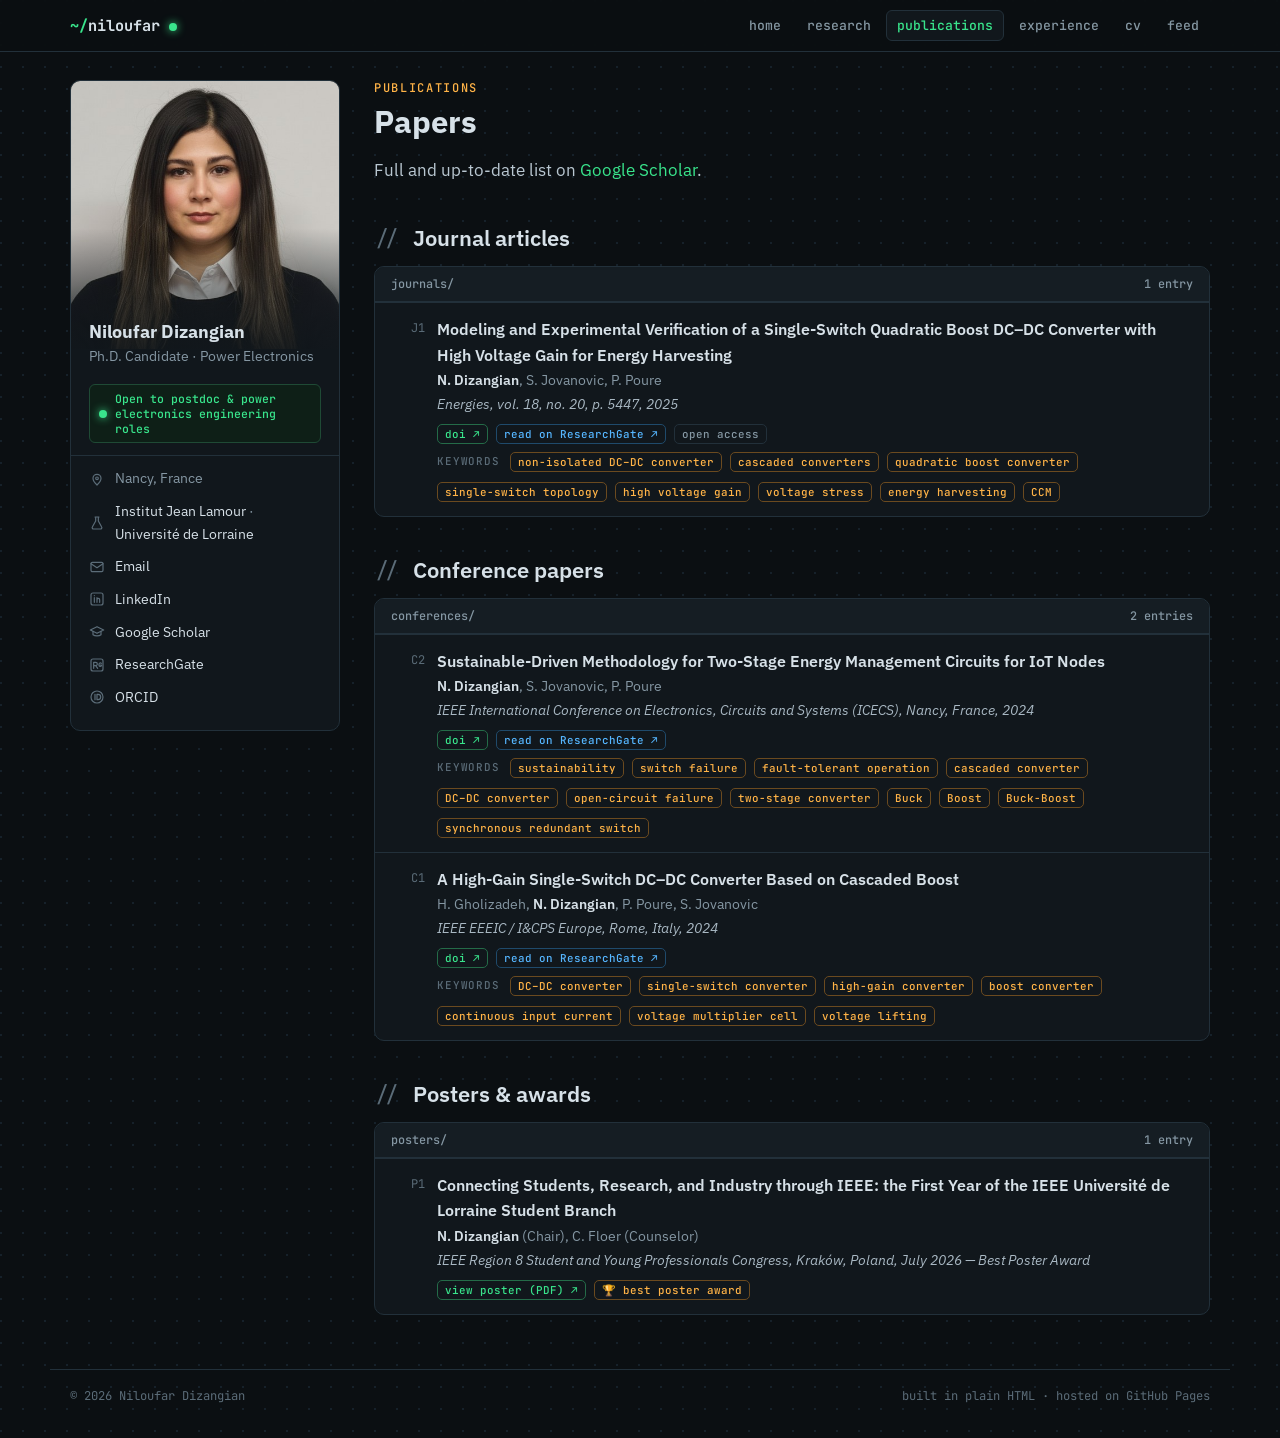
<file: publications.html>
<!DOCTYPE html>
<html lang="en">
<head>
<meta charset="utf-8">
<meta name="viewport" content="width=device-width, initial-scale=1">
<title>Publications · Niloufar Dizangian</title>
<meta name="description" content="Journal articles, conference papers and posters by Niloufar Dizangian on high-gain and fault-tolerant DC–DC converters.">
<meta property="og:type" content="website">
<meta property="og:site_name" content="Niloufar Dizangian">
<meta property="og:title" content="Publications · Niloufar Dizangian">
<meta property="og:description" content="Journal articles, conference papers and posters by Niloufar Dizangian on high-gain and fault-tolerant DC–DC converters.">
<meta property="og:url" content="https://niloufardz.github.io/publications.html">
<meta property="og:image" content="https://niloufardz.github.io/assets/img/og-card.jpg">
<meta property="og:image:width" content="1200">
<meta property="og:image:height" content="627">
<meta name="twitter:card" content="summary_large_image">
<link rel="stylesheet" href="css/site.css">
<script src="js/site.js" defer></script>
</head>
<body>
<div class="layout">
  <aside class="side"></aside>

  <main class="content">
    <div class="k">publications</div>
    <h1>Papers</h1>
    <p class="lead">Full and up-to-date list on <a href="https://scholar.google.com/citations?user=XI7mW7IAAAAJ" target="_blank" rel="noopener">Google Scholar</a>.</p>

    <h2>Journal articles</h2>
    <section class="explorer">
      <div class="explorer-head"><span>journals/</span><span>1 entry</span></div>
      <div class="pub">
        <span class="ln">J1</span>
        <div>
          <div class="ti">Modeling and Experimental Verification of a Single-Switch Quadratic Boost DC–DC Converter with High Voltage Gain for Energy Harvesting</div>
          <div class="au"><b>N. Dizangian</b>, S. Jovanovic, P. Poure</div>
          <div class="ve">Energies, vol. 18, no. 20, p. 5447, 2025</div>
          <div class="lk"><a class="tag g" href="https://doi.org/10.3390/en18205447" target="_blank" rel="noopener">doi ↗</a><a class="tag b" href="https://www.researchgate.net/publication/396617876_Modeling_and_Experimental_Verification_of_a_Single-Switch_Quadratic_Boost_DC-DC_Converter_with_High_Voltage_Gain_for_Energy_Harvesting" target="_blank" rel="noopener">read on ResearchGate ↗</a><span class="tag">open access</span></div>
          <div class="lk"><span class="kw">keywords</span><span class="tag o">non-isolated DC–DC converter</span><span class="tag o">cascaded converters</span><span class="tag o">quadratic boost converter</span><span class="tag o">single-switch topology</span><span class="tag o">high voltage gain</span><span class="tag o">voltage stress</span><span class="tag o">energy harvesting</span><span class="tag o">CCM</span></div>
        </div>
      </div>
    </section>

    <h2>Conference papers</h2>
    <section class="explorer">
      <div class="explorer-head"><span>conferences/</span><span>2 entries</span></div>
      <div class="pub">
        <span class="ln">C2</span>
        <div>
          <div class="ti">Sustainable-Driven Methodology for Two-Stage Energy Management Circuits for IoT Nodes</div>
          <div class="au"><b>N. Dizangian</b>, S. Jovanovic, P. Poure</div>
          <div class="ve">IEEE International Conference on Electronics, Circuits and Systems (ICECS), Nancy, France, 2024</div>
          <div class="lk"><a class="tag g" href="https://doi.org/10.1109/ICECS61496.2024.10848894" target="_blank" rel="noopener">doi ↗</a><a class="tag b" href="https://www.researchgate.net/publication/388472185_Sustainable-Driven_Methodology_for_Two-Stage_Energy_Management_Circuits_for_IoT_Nodes" target="_blank" rel="noopener">read on ResearchGate ↗</a></div>
          <div class="lk"><span class="kw">keywords</span><span class="tag o">sustainability</span><span class="tag o">switch failure</span><span class="tag o">fault-tolerant operation</span><span class="tag o">cascaded converter</span><span class="tag o">DC–DC converter</span><span class="tag o">open-circuit failure</span><span class="tag o">two-stage converter</span><span class="tag o">Buck</span><span class="tag o">Boost</span><span class="tag o">Buck-Boost</span><span class="tag o">synchronous redundant switch</span></div>
        </div>
      </div>
      <div class="pub">
        <span class="ln">C1</span>
        <div>
          <div class="ti">A High-Gain Single-Switch DC–DC Converter Based on Cascaded Boost</div>
          <div class="au">H. Gholizadeh, <b>N. Dizangian</b>, P. Poure, S. Jovanovic</div>
          <div class="ve">IEEE EEEIC / I&amp;CPS Europe, Rome, Italy, 2024</div>
          <div class="lk"><a class="tag g" href="https://doi.org/10.1109/EEEIC/ICPSEurope61470.2024.10751535" target="_blank" rel="noopener">doi ↗</a><a class="tag b" href="https://www.researchgate.net/publication/385994024_A_High_Gain_Single-Switch_DC-DC_Converter_Based_on_Cascaded_Boost" target="_blank" rel="noopener">read on ResearchGate ↗</a></div>
          <div class="lk"><span class="kw">keywords</span><span class="tag o">DC–DC converter</span><span class="tag o">single-switch converter</span><span class="tag o">high-gain converter</span><span class="tag o">boost converter</span><span class="tag o">continuous input current</span><span class="tag o">voltage multiplier cell</span><span class="tag o">voltage lifting</span></div>
        </div>
      </div>
    </section>

    <h2>Posters &amp; awards</h2>
    <section class="explorer">
      <div class="explorer-head"><span>posters/</span><span>1 entry</span></div>
      <div class="pub">
        <span class="ln">P1</span>
        <div>
          <div class="ti">Connecting Students, Research, and Industry through IEEE: the First Year of the IEEE Université de Lorraine Student Branch</div>
          <div class="au"><b>N. Dizangian</b> (Chair), C. Floer (Counselor)</div>
          <div class="ve">IEEE Region 8 Student and Young Professionals Congress, Kraków, Poland, July 2026 — Best Poster Award</div>
          <div class="lk"><a class="tag g" href="files/Niloufar_Dizangian_Poster_IEEE_R8_SYP_Krakow_2026.pdf" target="_blank" rel="noopener">view poster (PDF) ↗</a><span class="tag o">🏆 best poster award</span></div>
        </div>
      </div>
    </section>
  </main>
</div>
</body>
</html>
</file>
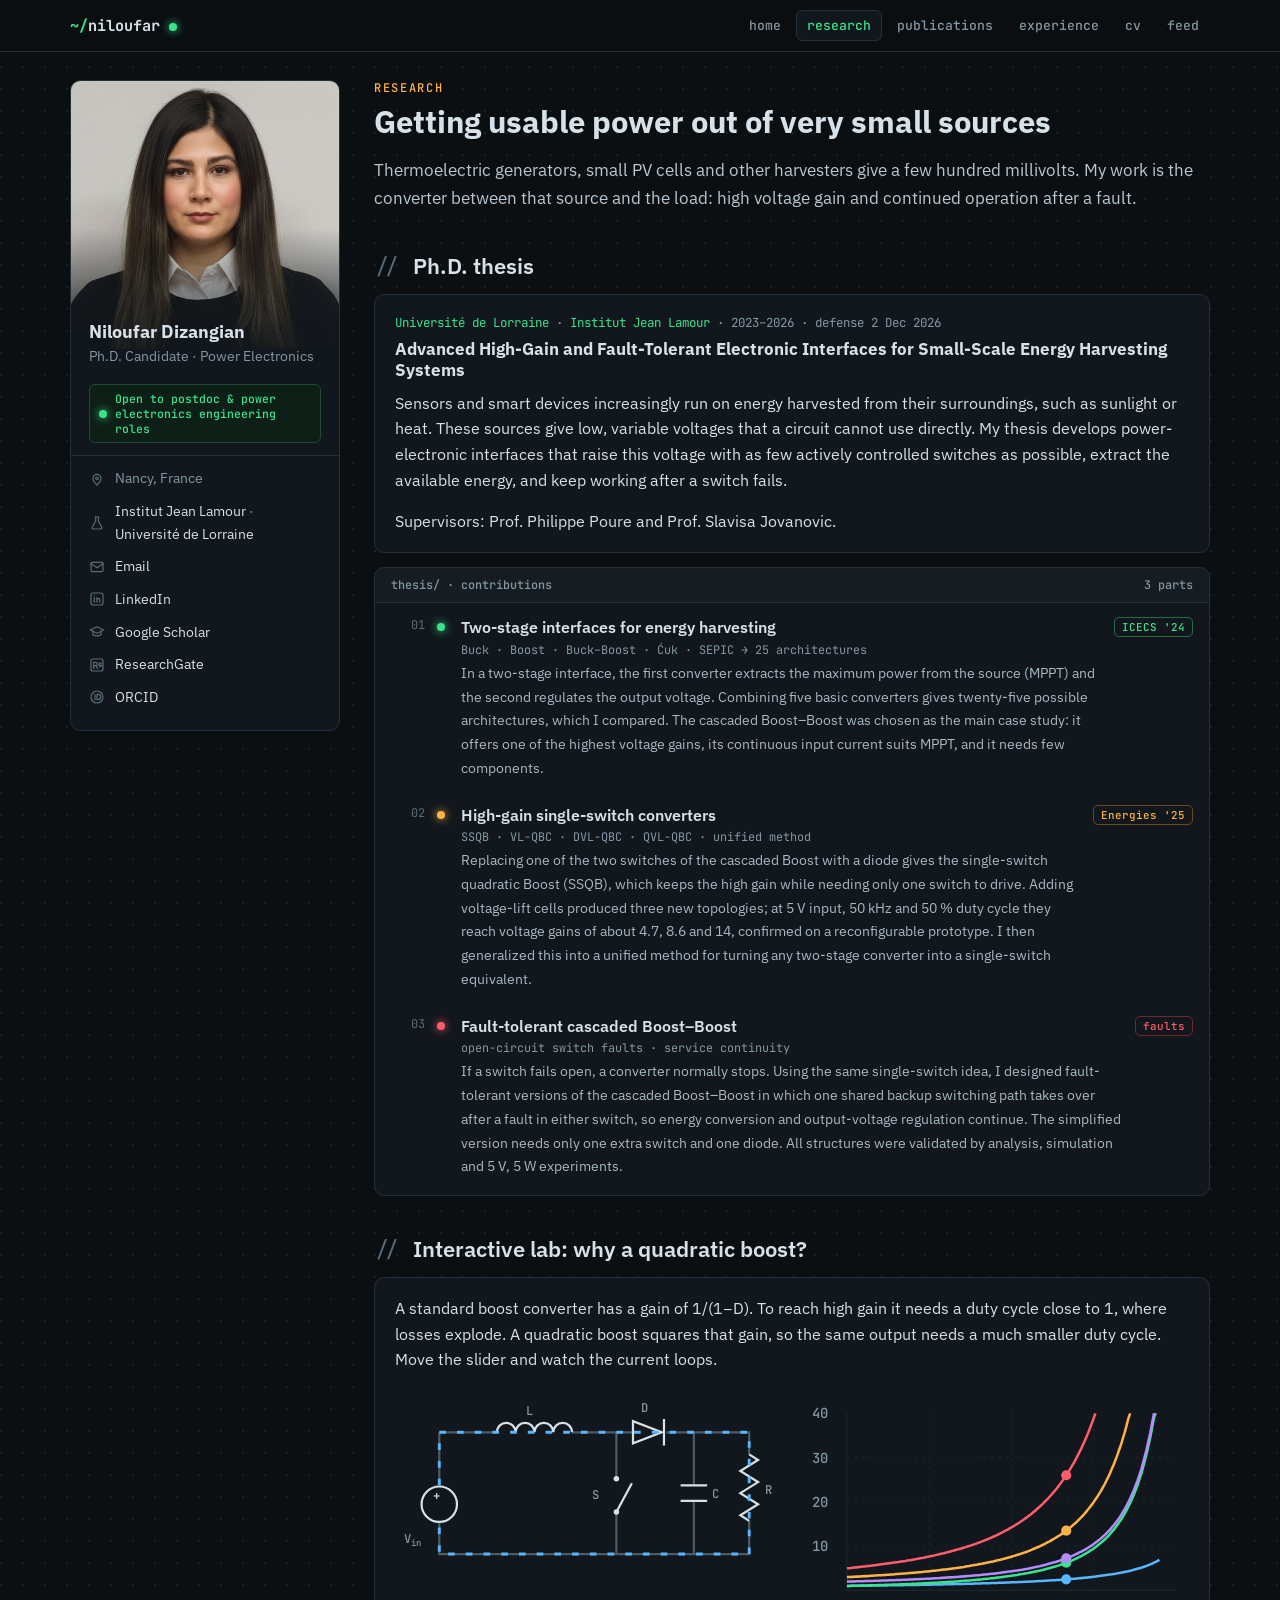
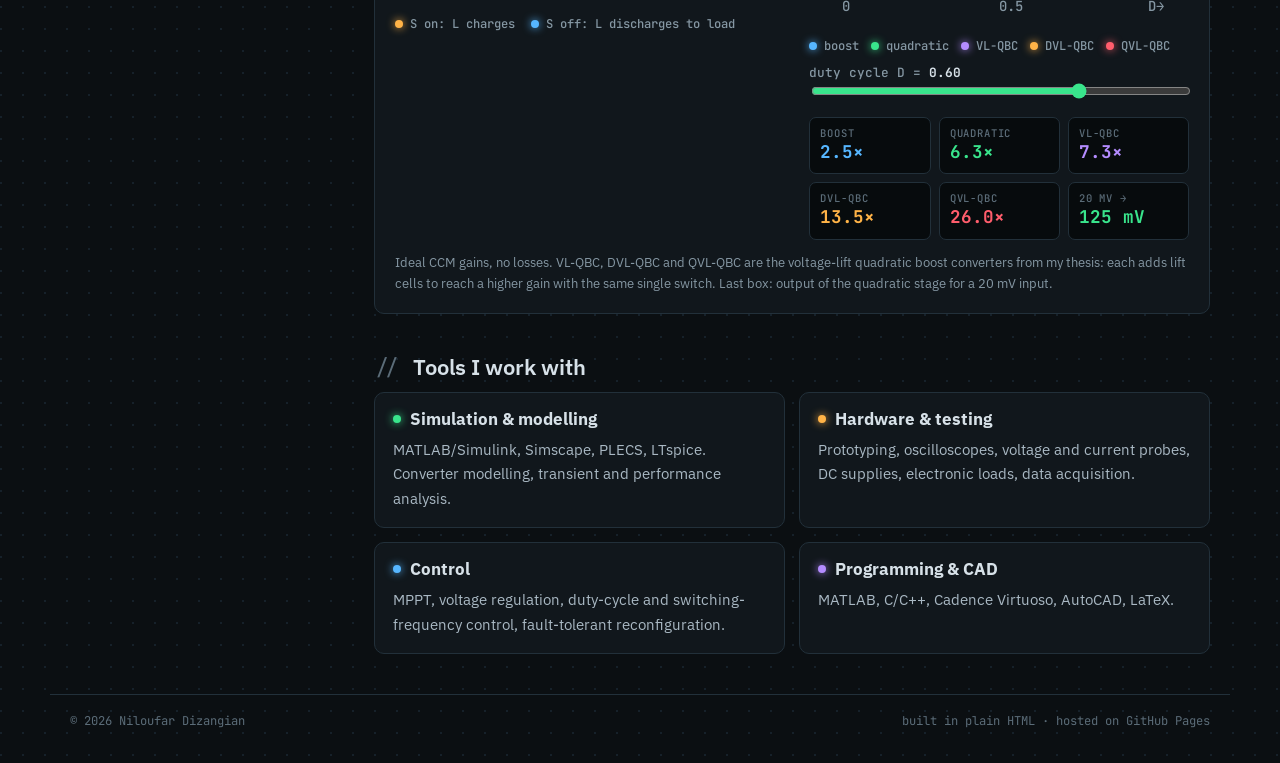
<file: research.html>
<!DOCTYPE html>
<html lang="en">
<head>
<meta charset="utf-8">
<meta name="viewport" content="width=device-width, initial-scale=1">
<title>Research · Niloufar Dizangian</title>
<meta name="description" content="Ph.D. research on high-gain and fault-tolerant DC–DC converters for energy harvesting, with an interactive lab comparing boost, quadratic and voltage-lift converter gains.">
<meta property="og:type" content="website">
<meta property="og:site_name" content="Niloufar Dizangian">
<meta property="og:title" content="Research · Niloufar Dizangian">
<meta property="og:description" content="Ph.D. research on high-gain and fault-tolerant DC–DC converters for energy harvesting, with an interactive lab comparing boost, quadratic and voltage-lift converter gains.">
<meta property="og:url" content="https://niloufardz.github.io/research.html">
<meta property="og:image" content="https://niloufardz.github.io/assets/img/og-card.jpg">
<meta property="og:image:width" content="1200">
<meta property="og:image:height" content="627">
<meta name="twitter:card" content="summary_large_image">
<link rel="stylesheet" href="css/site.css">
<script src="js/site.js" defer></script>
</head>
<body>
<div class="layout">
  <aside class="side"></aside>

  <main class="content">
    <div class="k">research</div>
    <h1>Getting usable power out of very small sources</h1>
    <p class="lead">Thermoelectric generators, small PV cells and other harvesters give a few hundred millivolts. My work is the converter between that source and the load: high voltage gain and continued operation after a fault.</p>

    <h2>Ph.D. thesis</h2>
    <div class="panel">
      <p class="mono muted" style="font-size:.78rem;margin-bottom:.4em"><a href="https://www.univ-lorraine.fr/" target="_blank" rel="noopener">Université de Lorraine</a> · <a href="https://ijl.univ-lorraine.fr/" target="_blank" rel="noopener">Institut Jean Lamour</a> · 2023–2026 · defense 2 Dec 2026</p>
      <h3 style="margin-bottom:.6em">Advanced High-Gain and Fault-Tolerant Electronic Interfaces for Small-Scale Energy Harvesting Systems</h3>
      <p>Sensors and smart devices increasingly run on energy harvested from their surroundings, such as sunlight or heat. These sources give low, variable voltages that a circuit cannot use directly. My thesis develops power-electronic interfaces that raise this voltage with as few actively controlled switches as possible, extract the available energy, and keep working after a switch fails.</p>
      <p style="margin:0">Supervisors: Prof. Philippe Poure and Prof. Slavisa Jovanovic.</p>
    </div>

    <section class="explorer" aria-label="Thesis contributions">
      <div class="explorer-head"><span>thesis/ · contributions</span><span>3 parts</span></div>
      <div class="file-row">
        <span class="ln">01</span><i class="led"></i>
        <span><span class="name">Two-stage interfaces for energy harvesting</span><span class="path">Buck · Boost · Buck–Boost · Ćuk · SEPIC → 25 architectures</span>
        <span class="desc">In a two-stage interface, the first converter extracts the maximum power from the source (MPPT) and the second regulates the output voltage. Combining five basic converters gives twenty-five possible architectures, which I compared. The cascaded Boost–Boost was chosen as the main case study: it offers one of the highest voltage gains, its continuous input current suits MPPT, and it needs few components.</span></span>
        <span class="tag g">ICECS '24</span>
      </div>
      <div class="file-row">
        <span class="ln">02</span><i class="led amber"></i>
        <span><span class="name">High-gain single-switch converters</span><span class="path">SSQB · VL-QBC · DVL-QBC · QVL-QBC · unified method</span>
        <span class="desc">Replacing one of the two switches of the cascaded Boost with a diode gives the single-switch quadratic Boost (SSQB), which keeps the high gain while needing only one switch to drive. Adding voltage-lift cells produced three new topologies; at 5 V input, 50 kHz and 50 % duty cycle they reach voltage gains of about 4.7, 8.6 and 14, confirmed on a reconfigurable prototype. I then generalized this into a unified method for turning any two-stage converter into a single-switch equivalent.</span></span>
        <span class="tag o">Energies '25</span>
      </div>
      <div class="file-row">
        <span class="ln">03</span><i class="led red"></i>
        <span><span class="name">Fault-tolerant cascaded Boost–Boost</span><span class="path">open-circuit switch faults · service continuity</span>
        <span class="desc">If a switch fails open, a converter normally stops. Using the same single-switch idea, I designed fault-tolerant versions of the cascaded Boost–Boost in which one shared backup switching path takes over after a fault in either switch, so energy conversion and output-voltage regulation continue. The simplified version needs only one extra switch and one diode. All structures were validated by analysis, simulation and 5 V, 5 W experiments.</span></span>
        <span class="tag r">faults</span>
      </div>
      <div style="height:6px"></div>
    </section>

    <h2>Interactive lab: why a quadratic boost?</h2>
    <div class="panel">
      <p>A standard boost converter has a gain of 1/(1−D). To reach high gain it needs a duty cycle close to 1, where losses explode. A quadratic boost squares that gain, so the same output needs a much smaller duty cycle. Move the slider and watch the current loops.</p>
      <div class="lab">
        <div>
          <svg viewBox="0 0 360 190" role="img" aria-label="Boost converter with animated current loops">
            <!-- wires -->
            <path class="wire" d="M40 40H92M160 40H215M245 40H320V60M320 120V150H40V122M40 88V40M200 40V82M200 112V150M270 40V88M270 102V150"/>
            <!-- source -->
            <circle class="comp" cx="40" cy="105" r="16"/><text x="34" y="101" class="clbl" style="fill:var(--text)">+</text>
            <text x="8" y="140" class="clbl">V<tspan font-size="8" dy="3">in</tspan></text>
            <!-- inductor -->
            <path class="comp" d="M92 40a8.5 8.5 0 0 1 17 0a8.5 8.5 0 0 1 17 0a8.5 8.5 0 0 1 17 0a8.5 8.5 0 0 1 17 0"/>
            <text x="118" y="24" class="clbl">L</text>
            <!-- switch -->
            <circle cx="200" cy="82" r="2.5" fill="var(--text)"/><circle cx="200" cy="112" r="2.5" fill="var(--text)"/>
            <line id="lever" class="comp" x1="200" y1="112" x2="214" y2="86"/>
            <text x="178" y="100" class="clbl">S</text>
            <!-- diode -->
            <path class="comp" d="M215 30v20l26-10z" fill="none"/><path class="comp" d="M243 28v24"/>
            <text x="222" y="22" class="clbl">D</text>
            <!-- capacitor -->
            <path class="comp" d="M258 88h24M258 102h24"/><text x="286" y="99" class="clbl">C</text>
            <!-- load -->
            <path class="comp" d="M320 60l8 5-16 10 16 10-16 10 16 10-16 10 8 5"/><text x="334" y="96" class="clbl">R</text>
            <!-- current loops -->
            <path id="loopOn"  class="flow" stroke="var(--orange)" d="M40 88V40H200V150H40V122"/>
            <path id="loopOff" class="flow" stroke="var(--blue)"   d="M40 88V40H320V150H40V122"/>
          </svg>
          <div class="legend-line"><span><i class="led amber"></i>S on: L charges</span><span><i class="led blue"></i>S off: L discharges to load</span></div>
        </div>
        <div>
          <svg id="plot" viewBox="0 0 300 190" role="img" aria-label="Voltage gain versus duty cycle">
            <g stroke="#1a252d" fill="none">
              <path d="M30 20V160H290"/><path d="M30 125H290M30 90H290M30 55H290M95 20V160M160 20V160M225 20V160" stroke-dasharray="2 4"/>
            </g>
            <text x="2" y="24" class="clbl">40</text><text x="2" y="59" class="clbl">30</text><text x="2" y="94" class="clbl">20</text><text x="2" y="129" class="clbl">10</text>
            <text x="26" y="176" class="clbl">0</text><text x="150" y="176" class="clbl">0.5</text><text x="268" y="176" class="clbl">D→</text>
            <path id="gBoost" fill="none" stroke="var(--blue)" stroke-width="2"/>
            <path id="gQuad"  fill="none" stroke="var(--green)" stroke-width="2"/>
            <path id="gVL"    fill="none" stroke="var(--purple)" stroke-width="2"/>
            <path id="gDVL"   fill="none" stroke="var(--orange)" stroke-width="2"/>
            <path id="gQVL"   fill="none" stroke="var(--red)" stroke-width="2"/>
            <circle id="mBoost" r="4" fill="var(--blue)"/><circle id="mQuad" r="4" fill="var(--green)"/>
            <circle id="mVL" r="4" fill="var(--purple)"/><circle id="mDVL" r="4" fill="var(--orange)"/><circle id="mQVL" r="4" fill="var(--red)"/>
          </svg>
          <div class="legend-line" style="margin:2px 0 10px;gap:12px"><span><i class="led blue"></i>boost</span><span><i class="led"></i>quadratic</span><span><i class="led purple"></i>VL-QBC</span><span><i class="led amber"></i>DVL-QBC</span><span><i class="led red"></i>QVL-QBC</span></div>
          <div class="ctl">duty cycle D = <b id="dval" style="color:var(--text)">0.60</b></div>
          <input id="d" type="range" min="0.10" max="0.80" step="0.01" value="0.60" aria-label="Duty cycle">
          <div class="readout">
            <div><small>boost</small><b id="gb" style="color:var(--blue)">2.5×</b></div>
            <div><small>quadratic</small><b id="gq" style="color:var(--green)">6.3×</b></div>
            <div><small>VL-QBC</small><b id="gvl" style="color:var(--purple)">7.3×</b></div>
            <div><small>DVL-QBC</small><b id="gdvl" style="color:var(--orange)">13.5×</b></div>
            <div><small>QVL-QBC</small><b id="gqvl" style="color:var(--red)">26.0×</b></div>
            <div><small>20 mV →</small><b id="vo" style="color:var(--green)">125 mV</b></div>
          </div>
        </div>
      </div>
      <p class="muted" style="font-size:.82rem;margin:12px 0 0">Ideal CCM gains, no losses. VL-QBC, DVL-QBC and QVL-QBC are the voltage-lift quadratic boost converters from my thesis: each adds lift cells to reach a higher gain with the same single switch. Last box: output of the quadratic stage for a 20 mV input.</p>
    </div>

    <h2>Tools I work with</h2>
    <div class="grid2">
      <div class="card"><h3><i class="led"></i>Simulation &amp; modelling</h3><p>MATLAB/Simulink, Simscape, PLECS, LTspice. Converter modelling, transient and performance analysis.</p></div>
      <div class="card"><h3><i class="led amber"></i>Hardware &amp; testing</h3><p>Prototyping, oscilloscopes, voltage and current probes, DC supplies, electronic loads, data acquisition.</p></div>
      <div class="card"><h3><i class="led blue"></i>Control</h3><p>MPPT, voltage regulation, duty-cycle and switching-frequency control, fault-tolerant reconfiguration.</p></div>
      <div class="card"><h3><i class="led purple"></i>Programming &amp; CAD</h3><p>MATLAB, C/C++, Cadence Virtuoso, AutoCAD, LaTeX.</p></div>
    </div>
  </main>
</div>

<script>
(function(){
  const GMAX = 40;
  const X = d => 30 + d/0.9*260, Y = g => 160 - Math.min(g,GMAX)/GMAX*140;
  // stop each curve where it leaves the top of the plot
  const curve = f => { let s=""; for(let d=0; d<=0.86; d+=0.005){ s += (s?"L":"M") + X(d).toFixed(1) + " " + Y(f(d)).toFixed(1); if (f(d) >= GMAX) break; } return s; };
  const fb = d => 1/(1-d), fq = d => 1/((1-d)*(1-d));
  // voltage-lift quadratic boost family: M_k = 1 + 2^k/(1-D)^2, k = 0, 1, 2
  const fvl = k => d => 1 + Math.pow(2,k)/((1-d)*(1-d));
  const fVL = fvl(0), fDVL = fvl(1), fQVL = fvl(2);
  const series = [["Boost",fb],["Quad",fq],["VL",fVL],["DVL",fDVL],["QVL",fQVL]];
  for (const [n,f] of series) document.getElementById("g"+n).setAttribute("d", curve(f));
  const gx = g => g >= 100 ? Math.round(g)+"×" : (g+1e-9).toFixed(1)+"×";

  const slider = document.getElementById("d");
  let D = +slider.value;
  function update(){
    D = +slider.value;
    document.getElementById("dval").textContent = D.toFixed(2);
    document.getElementById("gb").textContent = fb(D).toFixed(1)+"×";
    document.getElementById("gq").textContent = gx(fq(D));
    document.getElementById("gvl").textContent = gx(fVL(D));
    document.getElementById("gdvl").textContent = gx(fDVL(D));
    document.getElementById("gqvl").textContent = gx(fQVL(D));
    const mv = 20*fq(D);
    document.getElementById("vo").textContent = mv >= 1000 ? (mv/1000).toFixed(2)+" V" : Math.round(mv)+" mV";
    for (const [n,f] of series){
      const m = document.getElementById("m"+n), g = f(D);
      m.setAttribute("cx",X(D)); m.setAttribute("cy",Y(g));
      m.style.display = g > GMAX ? "none" : "";  // hide markers that are off the chart
    }
  }
  slider.addEventListener("input", update); update();

  // switching animation: period 2 s, ON for D of it
  const on = document.getElementById("loopOn"), off = document.getElementById("loopOff"), lever = document.getElementById("lever");
  const T = 2000; let t0 = performance.now();
  (function tick(now){
    const phase = ((now - t0) % T) / T, isOn = phase < D;
    on.classList.toggle("on", isOn); off.classList.toggle("on", !isOn);
    lever.setAttribute("x2", isOn ? 200 : 214); lever.setAttribute("y2", isOn ? 82 : 86);
    lever.style.stroke = isOn ? "var(--orange)" : "var(--text)";
    requestAnimationFrame(tick);
  })(t0);
})();
</script>
</body>
</html>
</file>
<file: css/site.css>
/* ============================================================
   Niloufar Dizangian — personal site
   Dark "bench instrument" theme: scope traces, LEDs, file rows
   ============================================================ */
@import url('https://fonts.googleapis.com/css2?family=IBM+Plex+Sans:wght@400;500;600&family=JetBrains+Mono:wght@400;500;700&display=swap');

:root{
  --bg:#0b0f12;        /* bench */
  --panel:#11171c;     /* instrument face */
  --panel-2:#151d23;
  --line:#22303a;
  --grid:#1a252d;
  --text:#d7e1e8;
  --muted:#8597a3;
  --dim:#5b6c78;
  --green:#39e58c;     /* CH1 */
  --orange:#ffb347;    /* CH2 */
  --blue:#56b6ff;
  --red:#ff5d6c;
  --purple:#b48cff;
  --mono:'JetBrains Mono',ui-monospace,SFMono-Regular,Menlo,Consolas,monospace;
  --sans:'IBM Plex Sans',system-ui,-apple-system,'Segoe UI',Roboto,sans-serif;
  --r:10px;
}
*{box-sizing:border-box}
html{scroll-behavior:smooth}
body{
  margin:0;background:var(--bg);color:var(--text);
  font:15.5px/1.65 var(--sans);
  background-image:
    radial-gradient(circle at 1px 1px,#16212a 1px,transparent 0);
  background-size:22px 22px;
}
a{color:var(--green);text-decoration:none}
a:hover{text-decoration:underline}
h1,h2,h3{line-height:1.25;margin:0 0 .5em}
h2{font:600 1.35rem var(--sans);margin-top:1.8em}
h2::before{content:"// ";color:var(--dim);font-family:var(--mono);font-weight:400}
h3{font-size:1.05rem}
p{margin:0 0 1em}
sub{font-size:.75em}
code,.mono{font-family:var(--mono)}
.accent{color:var(--green)}
.muted{color:var(--muted)}
.k{font:500 .75rem var(--mono);letter-spacing:.14em;text-transform:uppercase;color:var(--orange);margin-bottom:.6em}

/* ---------- top bar ---------- */
.topbar{position:sticky;top:0;z-index:20;background:rgba(11,15,18,.88);backdrop-filter:blur(8px);border-bottom:1px solid var(--line)}
.topbar .in{max-width:1180px;margin:0 auto;padding:10px 20px;display:flex;align-items:center;gap:18px}
.brand{font:700 .95rem var(--mono);color:var(--text);white-space:nowrap}
.brand .prompt{color:var(--green)}
.brand:hover{text-decoration:none}
.nav{display:flex;gap:4px;margin-left:auto;flex-wrap:wrap}
.nav a{font:500 .82rem var(--mono);color:var(--muted);padding:6px 10px;border-radius:6px;border:1px solid transparent}
.nav a:hover{color:var(--text);background:var(--panel);text-decoration:none}
.nav a.on{color:var(--green);border-color:var(--line);background:var(--panel)}
.nav-toggle{display:none;margin-left:auto;background:none;border:1px solid var(--line);color:var(--text);font:500 .8rem var(--mono);padding:6px 10px;border-radius:6px;cursor:pointer}

/* ---------- layout ---------- */
.layout{max-width:1180px;margin:0 auto;padding:28px 20px 40px;display:grid;grid-template-columns:270px 1fr;gap:34px;align-items:start}
.content{min-width:0}

/* ---------- sidebar (profile card) ---------- */
.side{position:sticky;top:76px;background:var(--panel);border:1px solid var(--line);border-radius:var(--r);overflow:hidden}
.side .photo{position:relative;aspect-ratio:1;background:#000}
.side .photo img{width:100%;height:100%;object-fit:cover;display:block;filter:saturate(.92)}
.side .photo::after{content:"";position:absolute;inset:0;background:linear-gradient(180deg,transparent 55%,rgba(17,23,28,.9));pointer-events:none}
.side .who{padding:4px 18px 6px;margin-top:-34px;position:relative}
.side .name{font:700 1.15rem var(--sans);margin:0}
.side .role{color:var(--muted);font-size:.88rem;margin:2px 0 10px}
.status{display:flex;align-items:center;gap:8px;font:500 .72rem var(--mono);color:var(--green);border:1px solid #1f4a35;background:#0e1f17;border-radius:6px;padding:6px 9px;margin:0 18px 12px}
.side ul{list-style:none;margin:0;padding:6px 18px 16px;border-top:1px solid var(--line)}
.side li{display:flex;align-items:center;gap:10px;font-size:.86rem;padding:5px 0;color:var(--muted)}
.side li a{color:var(--text)}
.side li svg{width:16px;height:16px;flex:none;color:var(--dim)}

/* ---------- LEDs ---------- */
.led{display:inline-block;width:8px;height:8px;border-radius:50%;background:var(--green);box-shadow:0 0 8px var(--green);flex:none}
.led.amber{background:var(--orange);box-shadow:0 0 8px var(--orange)}
.led.blue{background:var(--blue);box-shadow:0 0 8px var(--blue)}
.led.red{background:var(--red);box-shadow:0 0 8px var(--red)}
.led.purple{background:var(--purple);box-shadow:0 0 8px var(--purple)}
.led.blink{animation:blink 1.6s infinite}
@keyframes blink{50%{opacity:.25}}

/* ---------- hero ---------- */
.hero{display:grid;grid-template-columns:1.1fr 1fr;gap:26px;align-items:center;margin-bottom:8px}
.hero h1{font:700 clamp(1.8rem,3.4vw,2.5rem) var(--sans);letter-spacing:-.01em}
.lead{font-size:1.06rem;color:#b9c7d1}
.legend-line{display:flex;flex-wrap:wrap;gap:16px;font:500 .76rem var(--mono);color:var(--muted);margin-top:10px}
.legend-line span{display:flex;align-items:center;gap:7px}
.btns{display:flex;flex-wrap:wrap;gap:10px;margin-top:16px}
.btn{display:inline-flex;align-items:center;gap:8px;font:500 .82rem var(--mono);padding:9px 14px;border-radius:7px;border:1px solid var(--line);background:var(--panel);color:var(--text)}
.btn:hover{border-color:var(--green);color:var(--green);text-decoration:none}
.btn.primary{background:#0f2a1d;border-color:#246b48;color:var(--green)}

/* ---------- oscilloscope ---------- */
.scope{position:relative;background:#070b0d;border:1px solid var(--line);border-radius:var(--r);padding:30px 10px 30px;overflow:hidden;margin:0;
  background-image:
    linear-gradient(var(--grid) 1px,transparent 1px),
    linear-gradient(90deg,var(--grid) 1px,transparent 1px);
  background-size:40px 32px;background-position:-1px -1px}
.scope svg{width:100%;height:auto;display:block}
.scope .lbl{position:absolute;font:500 .7rem var(--mono);color:var(--muted)}
.scope .lbl.ch1{color:var(--green)}
.scope .lbl.ch2{color:var(--orange)}
.trace{fill:none;stroke-width:2;stroke-linejoin:round;filter:drop-shadow(0 0 3px currentColor);stroke-dasharray:1400;stroke-dashoffset:1400;animation:draw 2.4s ease-out forwards}
.trace.t2{animation-delay:.5s}
@keyframes draw{to{stroke-dashoffset:0}}
.sweep{animation:sweep 3.2s linear infinite}
@keyframes sweep{from{transform:translateX(-20px)}to{transform:translateX(420px)}}

/* ---------- panels / explorer ---------- */
.panel{background:var(--panel);border:1px solid var(--line);border-radius:var(--r);padding:18px 20px;margin:14px 0}
.explorer{background:var(--panel);border:1px solid var(--line);border-radius:var(--r);overflow:hidden;margin:14px 0}
.explorer-head{display:flex;justify-content:space-between;font:500 .74rem var(--mono);color:var(--muted);padding:9px 16px;background:var(--panel-2);border-bottom:1px solid var(--line)}
.group{font:500 .7rem var(--mono);letter-spacing:.12em;text-transform:uppercase;color:var(--dim);padding:14px 16px 4px}
.file-row{display:grid;grid-template-columns:34px 12px 1fr auto;gap:12px;align-items:start;padding:11px 16px;border-top:1px solid transparent;color:var(--text)}
.edu .file-row{grid-template-columns:86px 12px 1fr auto}
.edu .file-row .ln{white-space:nowrap;color:var(--orange)}
a.file-row:hover{background:var(--panel-2);text-decoration:none}
.file-row .ln{font:.75rem var(--mono);color:var(--dim);padding-top:2px;text-align:right}
.file-row .led{margin-top:8px}
.file-row .name{display:block;font-weight:600}
.file-row .path{display:block;font:.74rem var(--mono);color:var(--muted);margin-top:1px}
.file-row .desc{display:block;font-size:.9rem;color:#a9b8c3;margin-top:3px}
.tag{font:500 .68rem var(--mono);color:var(--muted);border:1px solid var(--line);border-radius:5px;padding:2px 7px;white-space:nowrap;margin-top:2px}
.tag.g{color:var(--green);border-color:#246b48}
.tag.o{color:var(--orange);border-color:#6b4a1f}
.tag.b{color:var(--blue);border-color:#1f4a6b}
.tag.p{color:var(--purple);border-color:#4a3a6b}
.tag.r{color:var(--red);border-color:#6b2a32}

/* ---------- news log ---------- */
.log{font-size:.93rem}
.log .row{display:grid;grid-template-columns:96px 1fr;gap:14px;padding:10px 16px;border-top:1px solid var(--line)}
.log .row:first-of-type{border-top:0}
.log .d{font:500 .78rem var(--mono);color:var(--orange);padding-top:2px}
.log .row.next .d{color:var(--green)}
.log .row.next{background:#0d1a14}
.year{font:700 .8rem var(--mono);color:var(--dim);padding:12px 16px 6px;border-top:1px solid var(--line);background:var(--panel-2)}

/* ---------- chips / grid ---------- */
.chips{display:flex;flex-wrap:wrap;gap:8px;margin:8px 0 4px}
.chip{font:500 .76rem var(--mono);padding:5px 10px;border:1px solid var(--line);border-radius:999px;color:#b9c7d1;background:var(--panel-2)}
.grid2{display:grid;grid-template-columns:1fr 1fr;gap:14px}
.card{background:var(--panel);border:1px solid var(--line);border-radius:var(--r);padding:16px 18px}
.card h3{display:flex;align-items:center;gap:9px}
.card p{color:#a9b8c3;font-size:.92rem;margin:0}

/* ---------- timeline (experience) ---------- */
.tl{border-left:1px dashed var(--line);margin-left:6px;padding-left:22px}
.tl .item{position:relative;padding:4px 0 18px}
.tl .item::before{content:"";position:absolute;left:-27px;top:11px;width:9px;height:9px;border-radius:50%;background:var(--bg);border:2px solid var(--green)}
.tl .item.amber::before{border-color:var(--orange)}
.tl .item.blue::before{border-color:var(--blue)}
.tl .when{font:500 .76rem var(--mono);color:var(--orange)}
.tl .t{font-weight:600}
.tl .at{color:var(--muted);font-size:.88rem}
.tl ul{margin:6px 0 0;padding-left:18px;color:#a9b8c3;font-size:.92rem}

/* ---------- publications ---------- */
.pub{padding:14px 16px;border-top:1px solid var(--line);display:grid;grid-template-columns:34px 1fr;gap:12px}
.pub:first-of-type{border-top:0}
.pub .ln{font:.75rem var(--mono);color:var(--dim);text-align:right;padding-top:3px}
.pub .ti{font-weight:600;color:var(--text)}
.pub .au{color:var(--muted);font-size:.9rem}
.pub .au b{color:var(--text);font-weight:600}
.pub .ve{font-size:.9rem;color:#a9b8c3;font-style:italic}
.pub .lk{display:flex;gap:8px;flex-wrap:wrap;margin-top:6px}
.pub .kw{font:500 .68rem var(--mono);color:var(--dim);text-transform:uppercase;letter-spacing:.08em;padding-top:4px;margin-right:2px}

/* ---------- media feed ---------- */
.feed{display:flex;flex-direction:column;gap:16px;margin-top:14px}
.feed-item{background:var(--panel);border:1px solid var(--line);border-radius:var(--r);padding:18px 20px}
.feed-meta{display:flex;flex-wrap:wrap;align-items:center;gap:8px;margin-bottom:8px}
.feed-meta .d{font:500 .78rem var(--mono);color:var(--orange);margin-right:4px}
.feed-item h3{margin-bottom:.4em}
.feed-item p{color:#a9b8c3;font-size:.94rem;margin-bottom:12px}
.ranks{list-style:none;margin:0 0 12px;padding:0;display:flex;flex-direction:column;gap:6px}
.ranks li{font-size:.9rem;color:#a9b8c3;padding:7px 12px;background:var(--panel-2);border:1px solid var(--line);border-radius:7px}
.ranks b{color:var(--orange);font-family:var(--mono)}
.ranks a{white-space:nowrap}
.embed{position:relative;aspect-ratio:16/9;background:#070b0d;border:1px solid var(--line);border-radius:7px;overflow:hidden}
.embed iframe{position:absolute;inset:0;width:100%;height:100%;border:0}

/* ---------- interactive gain lab ---------- */
.lab{display:grid;grid-template-columns:1.05fr 1fr;gap:16px;align-items:stretch}
.lab .ctl{font:500 .8rem var(--mono);color:var(--muted)}
.lab input[type=range]{width:100%;accent-color:var(--green)}
.readout{display:grid;grid-template-columns:repeat(3,1fr);gap:8px;margin-top:10px}
.readout div{background:#070b0d;border:1px solid var(--line);border-radius:7px;padding:8px 10px}
.readout small{display:block;font:500 .66rem var(--mono);color:var(--dim);letter-spacing:.08em;text-transform:uppercase}
.readout b{font:700 1.1rem var(--mono)}
.wire{fill:none;stroke:#4a5c68;stroke-width:2}
.flow{fill:none;stroke-width:2.6;stroke-dasharray:6 10;animation:flow .7s linear infinite;opacity:0;transition:opacity .25s}
.flow.on{opacity:1}
@keyframes flow{to{stroke-dashoffset:-16}}
.comp{fill:none;stroke:var(--text);stroke-width:2}
.clbl{font:500 11px var(--mono);fill:var(--muted)}

/* ---------- footer ---------- */
footer{max-width:1180px;margin:0 auto;padding:18px 20px 34px;font:.76rem var(--mono);color:var(--dim);border-top:1px solid var(--line);display:flex;justify-content:space-between;flex-wrap:wrap;gap:8px}

/* ---------- responsive ---------- */
@media (max-width:900px){
  .layout{grid-template-columns:1fr;gap:22px}
  .side{position:static;display:grid;grid-template-columns:120px 1fr}
  .side .photo{grid-row:span 3}
  .side .who{margin-top:0;padding-top:14px}
  .side .status{grid-column:2}
  .side ul{grid-column:1/-1}
  .hero,.lab,.grid2{grid-template-columns:1fr}
}
@media (max-width:720px){
  .nav{display:none;position:absolute;top:100%;left:0;right:0;flex-direction:column;background:var(--bg);border-bottom:1px solid var(--line);padding:8px 16px}
  .nav.open{display:flex}
  .nav-toggle{display:block}
  .topbar .in{position:relative;padding:10px 16px}
  .layout{padding:20px 16px 34px}
  .log .row{grid-template-columns:1fr;gap:2px}
  .file-row{grid-template-columns:12px 1fr}
  .file-row .ln,.file-row .tag{display:none}
  .edu .file-row{grid-template-columns:12px 1fr;row-gap:2px}
  .edu .file-row .ln{display:block;grid-column:2;grid-row:1;text-align:left;padding:0}
  .edu .file-row .led{grid-column:1;grid-row:1;margin-top:7px}
  .edu .file-row>span:nth-of-type(2){grid-column:2;grid-row:2}
}
@media (prefers-reduced-motion:reduce){*{animation:none!important}.trace{stroke-dashoffset:0}}
</file>
